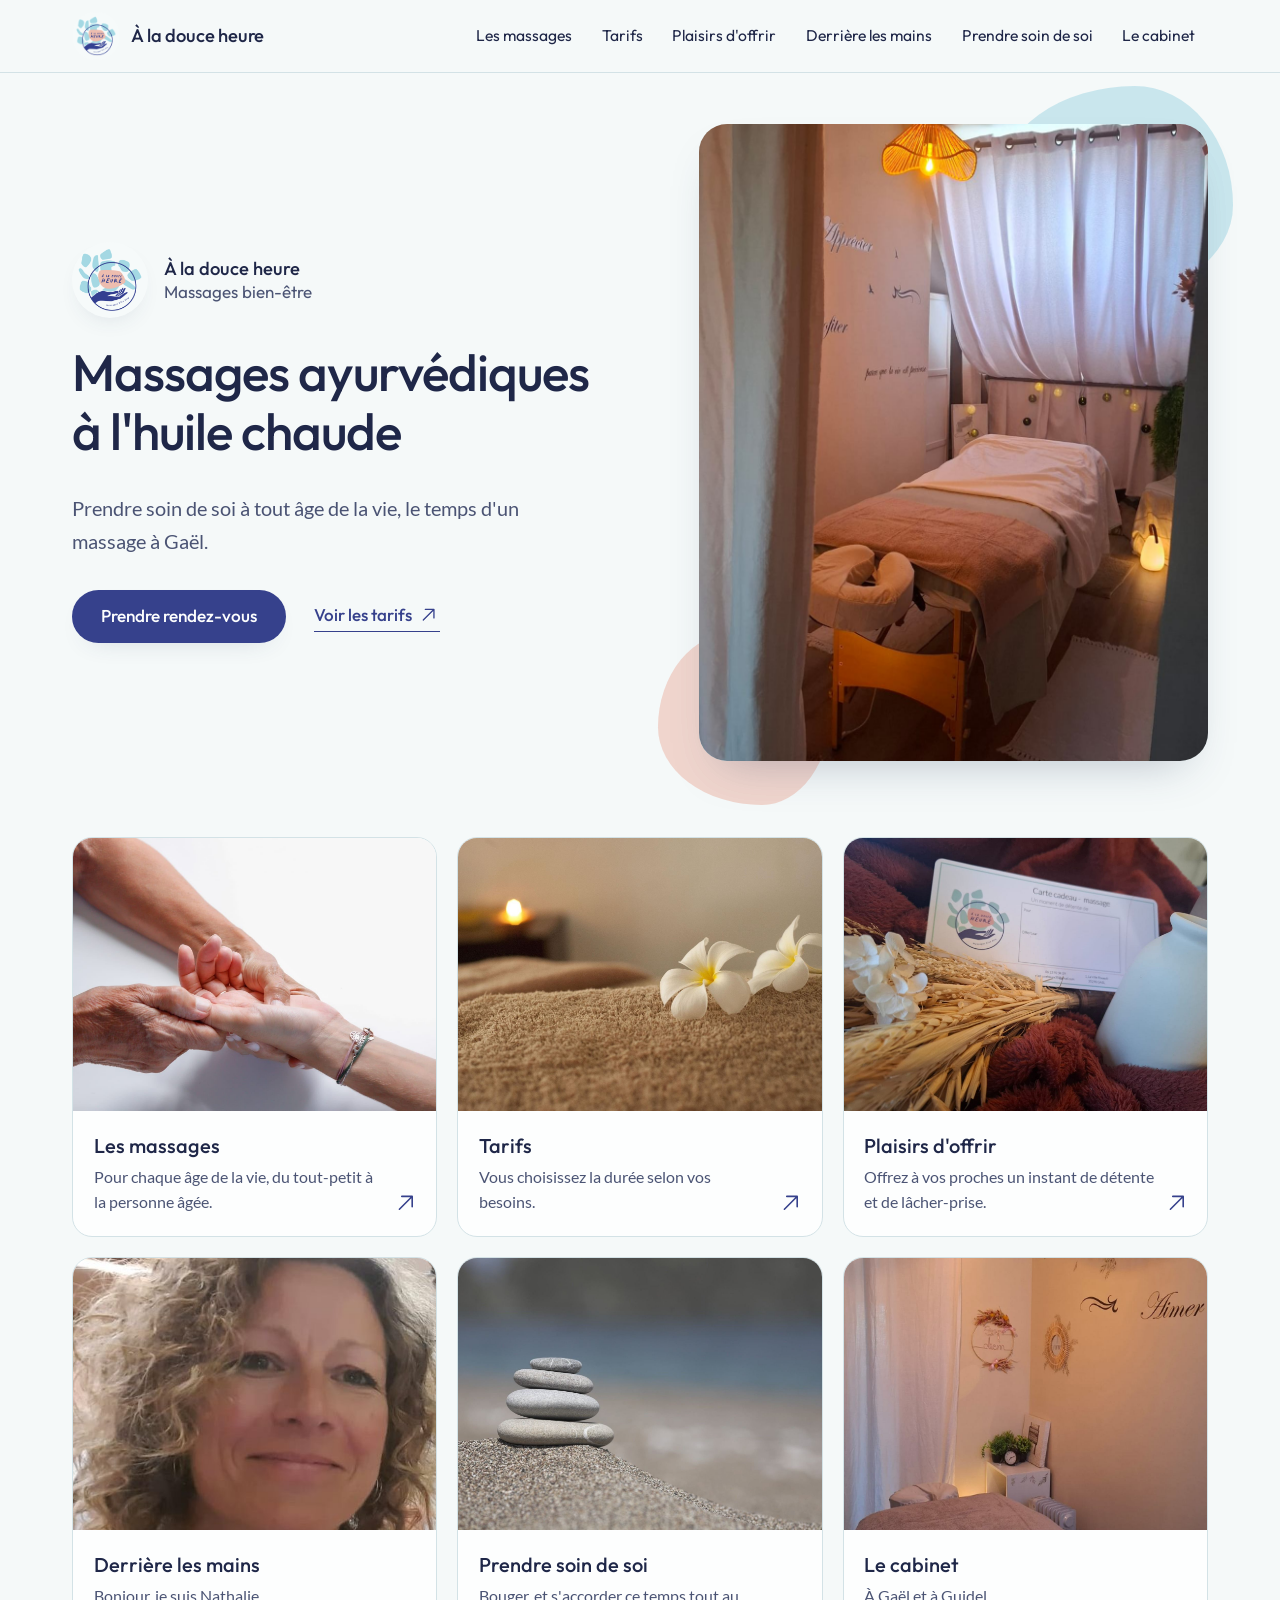
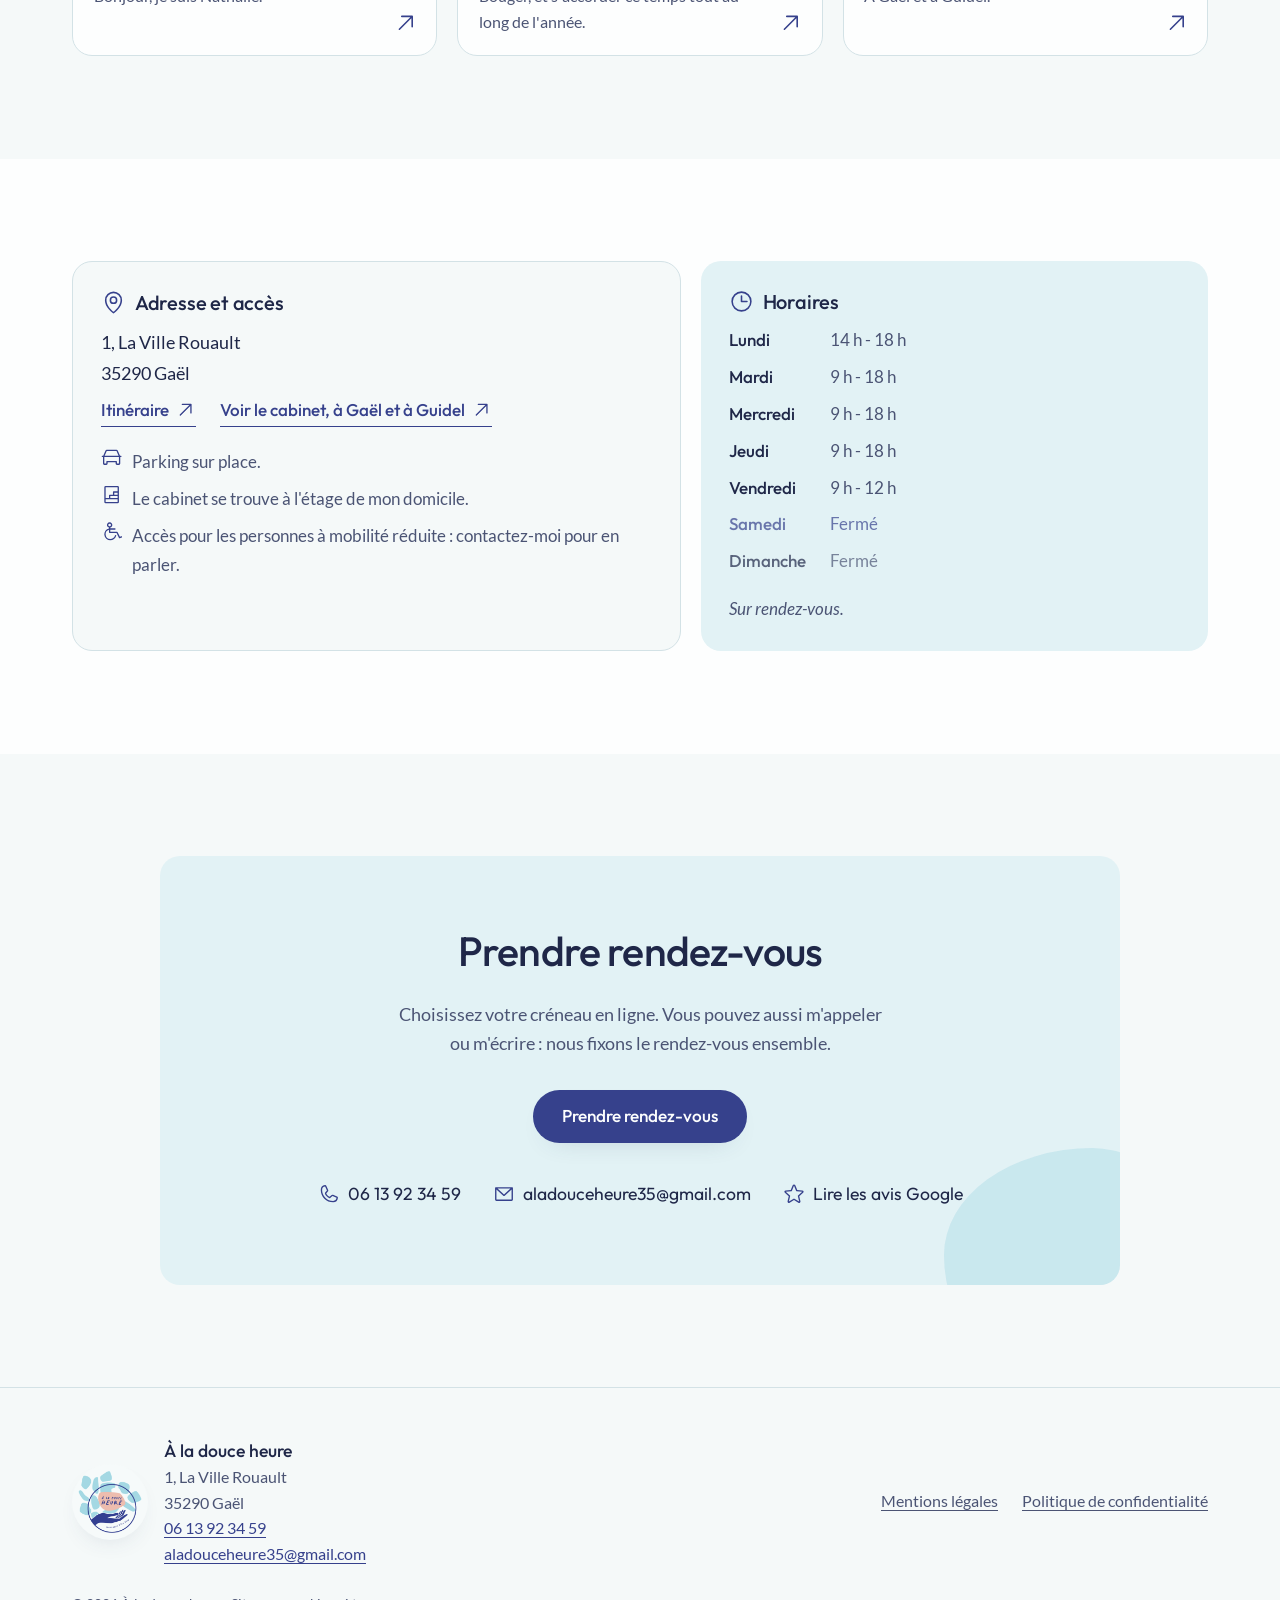
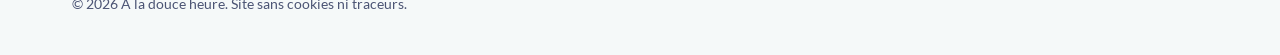
<file: index.html>
<!doctype html>
<html lang="fr">
<head>
  <meta charset="utf-8">
  <meta name="viewport" content="width=device-width, initial-scale=1">
  <title>À la douce heure | Massages ayurvédiques à Gaël (35)</title>
  <meta name="description" content="Massages ayurvédiques à l'huile chaude à Gaël, en Ille-et-Vilaine, avec Nathalie Chatelet. Un moment de détente et de bien-être, à tout âge de la vie.">
  <link rel="canonical" href="https://aladouceheure.fr/">

  <meta property="og:type" content="website">
  <meta property="og:locale" content="fr_FR">
  <meta property="og:site_name" content="À la douce heure">
  <meta property="og:title" content="À la douce heure | Massages ayurvédiques à Gaël (35)">
  <meta property="og:description" content="Massages ayurvédiques à l'huile chaude à Gaël, en Ille-et-Vilaine, avec Nathalie Chatelet. Un moment de détente et de bien-être, à tout âge de la vie.">
  <meta property="og:url" content="https://aladouceheure.fr/">
  <meta property="og:image" content="https://aladouceheure.fr/images/partage-reseaux.jpg">
  <meta property="og:image:width" content="1200">
  <meta property="og:image:height" content="630">
  <meta name="twitter:card" content="summary_large_image">

  <meta name="theme-color" content="#F5F9F9" media="(prefers-color-scheme: light)">
  <meta name="theme-color" content="#10162A" media="(prefers-color-scheme: dark)">
  <link rel="icon" href="images/favicon-32.png" sizes="32x32" type="image/png">
  <link rel="icon" href="images/favicon-192.png" sizes="192x192" type="image/png">
  <link rel="apple-touch-icon" href="images/apple-touch-icon.png">

  <link rel="preload" href="fonts/outfit-variable.woff2" as="font" type="font/woff2" crossorigin>
  <link rel="preload" href="fonts/lato-400.woff2" as="font" type="font/woff2" crossorigin>
  <link rel="preload" href="contenu.json" as="fetch" crossorigin>
  <link rel="stylesheet" href="css/style.css">
</head>
<body data-page="accueil">
  <a class="lien-evitement" href="#contenu">Aller au contenu</a>
  <div id="alerte-technique" class="alerte-technique" role="alert" hidden></div>

  <header class="entete">
    <div class="conteneur entete__barre">
      <a class="marque" href="index.html" aria-current="page">
        <span class="pastille-logo"><img src="images/favicon-192.png" alt="" width="40" height="40"></span>
        <span class="marque__nom" data-texte="site.nom">À la douce heure</span>
      </a>
      <nav class="menu" id="menu" aria-label="Menu principal">
        <ul>
          <li><a href="massages.html">Les massages</a></li>
          <li><a href="tarifs.html">Tarifs</a></li>
          <li><a href="plaisirs-d-offrir.html">Plaisirs d'offrir</a></li>
          <li><a href="derriere-les-mains.html">Derrière les mains</a></li>
          <li><a href="prendre-soin-de-soi.html">Prendre soin de soi</a></li>
          <li><a href="cabinet.html">Le cabinet</a></li>
        </ul>
      </nav>
      <a class="bouton bouton--plein entete__rdv" data-lien-reservation href="#contact">Prendre rendez-vous</a>
      <button class="menu-bouton" type="button" aria-expanded="false" aria-controls="menu">
        <svg class="icone" aria-hidden="true"><use href="images/icones.svg#i-list"></use></svg>
        <span>Menu</span>
      </button>
    </div>
  </header>

  <main id="contenu">
    <section class="hero" id="accueil" aria-labelledby="titre-accueil">
      <div class="conteneur hero__grille">
        <div class="hero__texte">
          <p class="hero__marque">
            <span class="pastille-logo pastille-logo--grande"><img src="images/logo.png" alt="Logo À la douce heure" width="64" height="63"></span>
            <span><strong data-texte="site.nom"></strong><br><span data-texte="site.slogan"></span></span>
          </p>
          <h1 id="titre-accueil" data-texte="accueil.titre"></h1>
          <p class="hero__sous-titre" data-texte="accueil.texte"></p>
          <div class="hero__actions">
            <a class="bouton bouton--plein bouton--grand" data-lien-reservation href="#contact">Prendre rendez-vous</a>
            <a class="lien-fleche" href="tarifs.html">Voir les tarifs <svg class="icone" aria-hidden="true"><use href="images/icones.svg#i-arrow-up-right"></use></svg></a>
          </div>
        </div>
        <div class="hero__visuel">
          <span class="galet galet--turquoise" aria-hidden="true"></span>
          <span class="galet galet--peche" aria-hidden="true"></span>
          <div class="hero__photo" id="hero-photo"></div>
        </div>
      </div>
    </section>

    <section class="section decouvrir" id="decouvrir" aria-labelledby="titre-decouvrir">
      <div class="conteneur">
        <h2 id="titre-decouvrir" class="visuellement-cache">Découvrir le site</h2>
        <ul class="tuiles" id="tuiles"></ul>
      </div>
    </section>

    <section class="section cabinet pratique" id="pratique" aria-labelledby="titre-pratique">
      <div class="conteneur">
        <h2 id="titre-pratique" class="visuellement-cache">Infos pratiques</h2>
        <div class="cabinet__infos">
          <div class="cabinet__acces revele">
            <h3><svg class="icone" aria-hidden="true"><use href="images/icones.svg#i-map-pin"></use></svg>Adresse et accès</h3>
            <address id="adresse"></address>
            <p class="pratique__liens">
              <a class="lien-fleche" id="lien-itineraire" href="#" target="_blank" rel="noopener">Itinéraire <svg class="icone" aria-hidden="true"><use href="images/icones.svg#i-arrow-up-right"></use></svg></a>
              <a class="lien-fleche" href="cabinet.html">Voir le cabinet, à Gaël et à Guidel <svg class="icone" aria-hidden="true"><use href="images/icones.svg#i-arrow-up-right"></use></svg></a>
            </p>
            <ul class="liste-simple" id="infos-pratiques"></ul>
          </div>
          <div class="horaires revele">
            <h3><svg class="icone" aria-hidden="true"><use href="images/icones.svg#i-clock"></use></svg><span data-texte="horaires.titre"></span></h3>
            <dl class="horaires__liste" id="horaires"></dl>
            <p class="horaires__note" data-texte="horaires.note"></p>
          </div>
        </div>
      </div>
    </section>

    <section class="section contact" id="contact" aria-labelledby="titre-contact">
      <div class="conteneur contact__bloc revele">
        <span class="galet galet--turquoise" aria-hidden="true"></span>
        <h2 id="titre-contact">Prendre rendez-vous</h2>
        <p class="contact__texte" data-texte="contact.texte_reservation"></p>
        <a class="bouton bouton--plein bouton--grand" data-lien-reservation href="#contact">Prendre rendez-vous</a>
        <ul class="contact__moyens" id="moyens-contact"></ul>
      </div>
    </section>
  </main>

  <footer class="pied">
    <div class="conteneur pied__grille">
      <div class="pied__marque">
        <span class="pastille-logo pastille-logo--grande"><img src="images/logo.png" alt="" width="64" height="63"></span>
        <div>
          <p class="pied__nom" data-texte="site.nom"></p>
          <address id="pied-adresse"></address>
        </div>
      </div>
      <ul class="pied__liens">
        <li><a href="mentions-legales.html">Mentions légales</a></li>
        <li><a href="confidentialite.html">Politique de confidentialité</a></li>
      </ul>
      <p class="pied__copyright">© <span id="annee"></span> <span data-texte="site.nom"></span>. Site sans cookies ni traceurs.</p>
    </div>
  </footer>

  <a class="rdv-mobile bouton bouton--plein" data-lien-reservation href="#contact">
    <svg class="icone" aria-hidden="true"><use href="images/icones.svg#i-calendar-check"></use></svg>Prendre rendez-vous
  </a>

  <noscript><p class="alerte-technique">Ce site a besoin de JavaScript pour afficher son contenu.</p></noscript>
  <script src="js/site.js" defer></script>
</body>
</html>
</file>
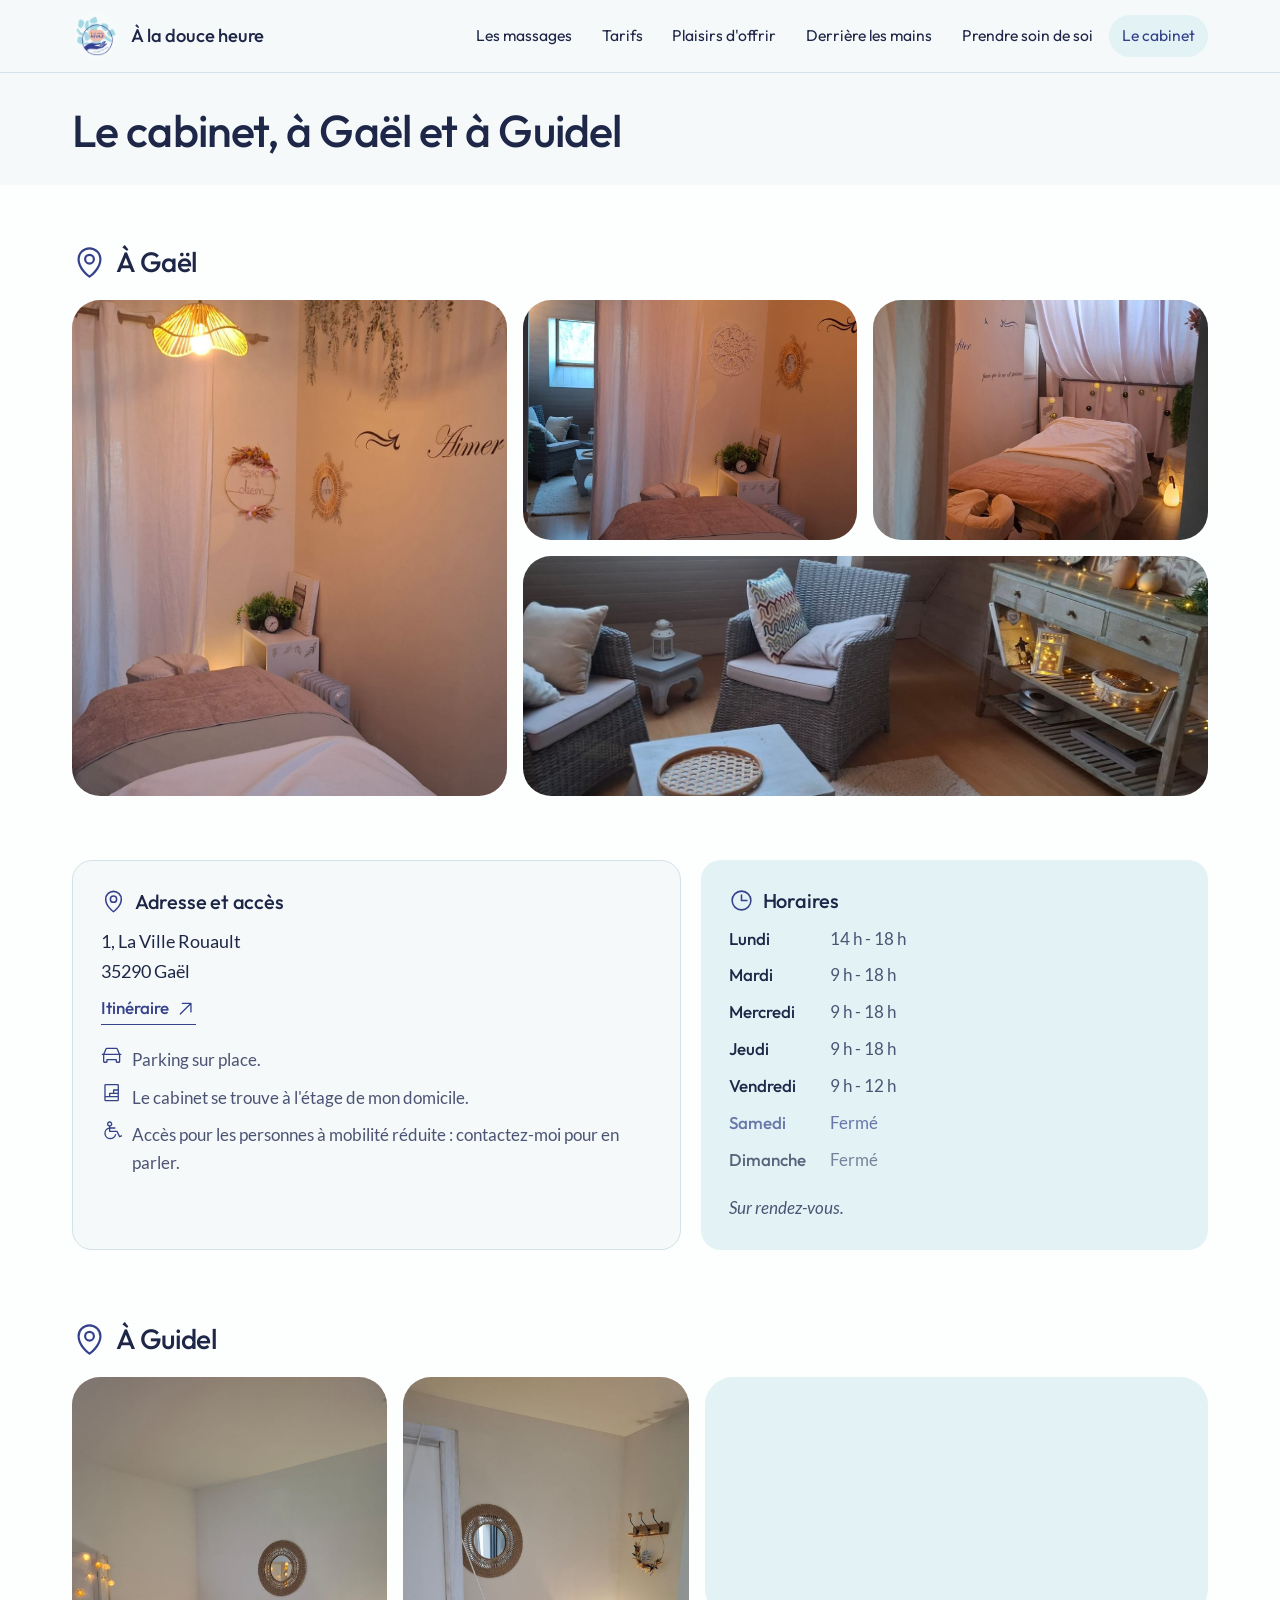
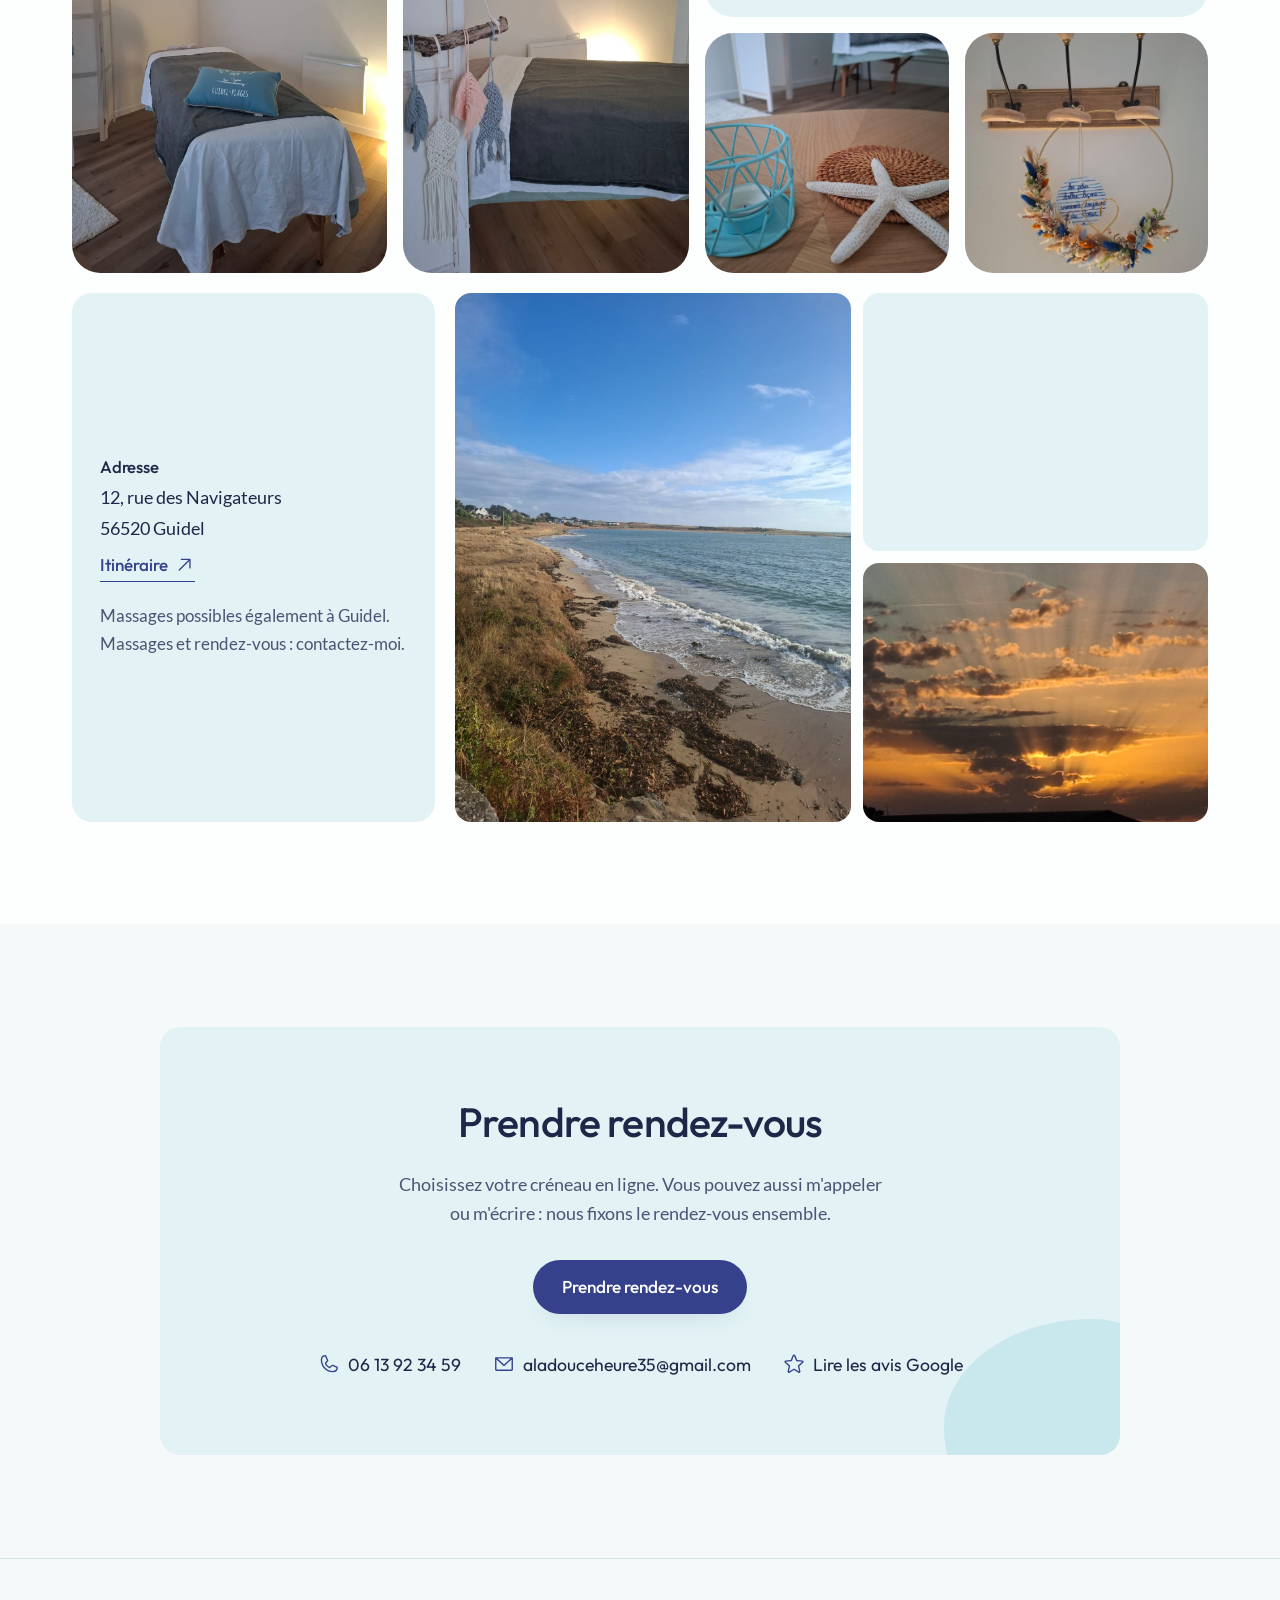
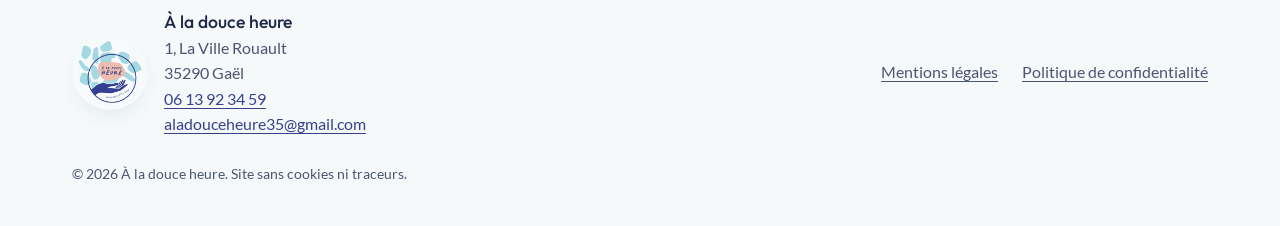
<file: cabinet.html>
<!doctype html>
<html lang="fr">
<head>
  <meta charset="utf-8">
  <meta name="viewport" content="width=device-width, initial-scale=1">
  <title>Cabinet de massage à Gaël et à Guidel | À la douce heure</title>
  <meta name="description" content="Le cabinet de massage bien-être à Gaël (35) : photos, adresse, accès et horaires. Massages possibles également à Guidel (56).">
  <link rel="canonical" href="https://aladouceheure.fr/cabinet.html">

  <meta property="og:type" content="website">
  <meta property="og:locale" content="fr_FR">
  <meta property="og:site_name" content="À la douce heure">
  <meta property="og:title" content="Cabinet de massage à Gaël et à Guidel | À la douce heure">
  <meta property="og:description" content="Le cabinet de massage bien-être à Gaël (35) : photos, adresse, accès et horaires. Massages possibles également à Guidel (56).">
  <meta property="og:url" content="https://aladouceheure.fr/cabinet.html">
  <meta property="og:image" content="https://aladouceheure.fr/images/partage-reseaux.jpg">
  <meta property="og:image:width" content="1200">
  <meta property="og:image:height" content="630">
  <meta name="twitter:card" content="summary_large_image">

  <meta name="theme-color" content="#F5F9F9" media="(prefers-color-scheme: light)">
  <meta name="theme-color" content="#10162A" media="(prefers-color-scheme: dark)">
  <link rel="icon" href="images/favicon-32.png" sizes="32x32" type="image/png">
  <link rel="icon" href="images/favicon-192.png" sizes="192x192" type="image/png">
  <link rel="apple-touch-icon" href="images/apple-touch-icon.png">

  <link rel="preload" href="fonts/outfit-variable.woff2" as="font" type="font/woff2" crossorigin>
  <link rel="preload" href="fonts/lato-400.woff2" as="font" type="font/woff2" crossorigin>
  <link rel="preload" href="contenu.json" as="fetch" crossorigin>
  <link rel="stylesheet" href="css/style.css">
</head>
<body data-page="cabinet">
  <a class="lien-evitement" href="#contenu">Aller au contenu</a>
  <div id="alerte-technique" class="alerte-technique" role="alert" hidden></div>

  <header class="entete">
    <div class="conteneur entete__barre">
      <a class="marque" href="index.html">
        <span class="pastille-logo"><img src="images/favicon-192.png" alt="" width="40" height="40"></span>
        <span class="marque__nom" data-texte="site.nom">À la douce heure</span>
      </a>
      <nav class="menu" id="menu" aria-label="Menu principal">
        <ul>
          <li><a href="massages.html">Les massages</a></li>
          <li><a href="tarifs.html">Tarifs</a></li>
          <li><a href="plaisirs-d-offrir.html">Plaisirs d'offrir</a></li>
          <li><a href="derriere-les-mains.html">Derrière les mains</a></li>
          <li><a href="prendre-soin-de-soi.html">Prendre soin de soi</a></li>
          <li><a href="cabinet.html" aria-current="page">Le cabinet</a></li>
        </ul>
      </nav>
      <a class="bouton bouton--plein entete__rdv" data-lien-reservation href="#contact">Prendre rendez-vous</a>
      <button class="menu-bouton" type="button" aria-expanded="false" aria-controls="menu">
        <svg class="icone" aria-hidden="true"><use href="images/icones.svg#i-list"></use></svg>
        <span>Menu</span>
      </button>
    </div>
  </header>

  <main id="contenu">
    <section class="page-entete" aria-labelledby="titre-page">
      <div class="conteneur">
        <div class="page-entete__photo" id="page-photo"></div>
        <div class="page-entete__carte">
          <h1 id="titre-page" data-texte="pages.cabinet.titre">Le cabinet, à Gaël et à Guidel</h1>
          <p class="page-entete__intro" data-texte="pages.cabinet.introduction"></p>
        </div>
      </div>
    </section>

    <section class="section cabinet" id="cabinet" aria-label="Le cabinet">
      <div class="conteneur">
        <h2 class="lieu-cabinet__titre revele"><svg class="icone" aria-hidden="true"><use href="images/icones.svg#i-map-pin"></use></svg><span>À <span data-texte="cabinet.ville"></span></span></h2>
        <div class="galerie" id="galerie"></div>
        <div class="cabinet__infos">
          <div class="cabinet__acces revele">
            <h3><svg class="icone" aria-hidden="true"><use href="images/icones.svg#i-map-pin"></use></svg>Adresse et accès</h3>
            <address id="adresse"></address>
            <a class="lien-fleche" id="lien-itineraire" href="#" target="_blank" rel="noopener">Itinéraire <svg class="icone" aria-hidden="true"><use href="images/icones.svg#i-arrow-up-right"></use></svg></a>
            <ul class="liste-simple" id="infos-pratiques"></ul>
          </div>
          <div class="horaires revele">
            <h3><svg class="icone" aria-hidden="true"><use href="images/icones.svg#i-clock"></use></svg><span data-texte="horaires.titre"></span></h3>
            <dl class="horaires__liste" id="horaires"></dl>
            <p class="horaires__note" data-texte="horaires.note"></p>
          </div>
        </div>
        <div class="guidel" id="guidel">
          <h2 class="lieu-cabinet__titre revele"><svg class="icone" aria-hidden="true"><use href="images/icones.svg#i-map-pin"></use></svg><span>À <span data-texte="cabinet_guidel.ville"></span></span></h2>
          <div class="galerie galerie--guidel" id="galerie-guidel"></div>
          <div class="guidel__grille">
            <div class="guidel__infos revele">
              <h3>Adresse</h3>
              <address id="adresse-guidel"></address>
              <a class="lien-fleche" id="lien-itineraire-guidel" href="#" target="_blank" rel="noopener">Itinéraire <svg class="icone" aria-hidden="true"><use href="images/icones.svg#i-arrow-up-right"></use></svg></a>
              <p class="guidel__texte" data-texte="cabinet_guidel.texte"></p>
            </div>
            <div class="mosaique revele" id="photos-guidel"></div>
          </div>
        </div>
      </div>
    </section>

    <section class="section contact" id="contact" aria-labelledby="titre-contact">
      <div class="conteneur contact__bloc revele">
        <span class="galet galet--turquoise" aria-hidden="true"></span>
        <h2 id="titre-contact">Prendre rendez-vous</h2>
        <p class="contact__texte" data-texte="contact.texte_reservation"></p>
        <a class="bouton bouton--plein bouton--grand" data-lien-reservation href="#contact">Prendre rendez-vous</a>
        <ul class="contact__moyens" id="moyens-contact"></ul>
      </div>
    </section>
  </main>

  <footer class="pied">
    <div class="conteneur pied__grille">
      <div class="pied__marque">
        <span class="pastille-logo pastille-logo--grande"><img src="images/logo.png" alt="" width="64" height="63"></span>
        <div>
          <p class="pied__nom" data-texte="site.nom"></p>
          <address id="pied-adresse"></address>
        </div>
      </div>
      <ul class="pied__liens">
        <li><a href="mentions-legales.html">Mentions légales</a></li>
        <li><a href="confidentialite.html">Politique de confidentialité</a></li>
      </ul>
      <p class="pied__copyright">© <span id="annee"></span> <span data-texte="site.nom"></span>. Site sans cookies ni traceurs.</p>
    </div>
  </footer>

  <a class="rdv-mobile bouton bouton--plein" data-lien-reservation href="#contact">
    <svg class="icone" aria-hidden="true"><use href="images/icones.svg#i-calendar-check"></use></svg>Prendre rendez-vous
  </a>

  <noscript><p class="alerte-technique">Ce site a besoin de JavaScript pour afficher son contenu.</p></noscript>
  <script src="js/site.js" defer></script>
</body>
</html>
</file>
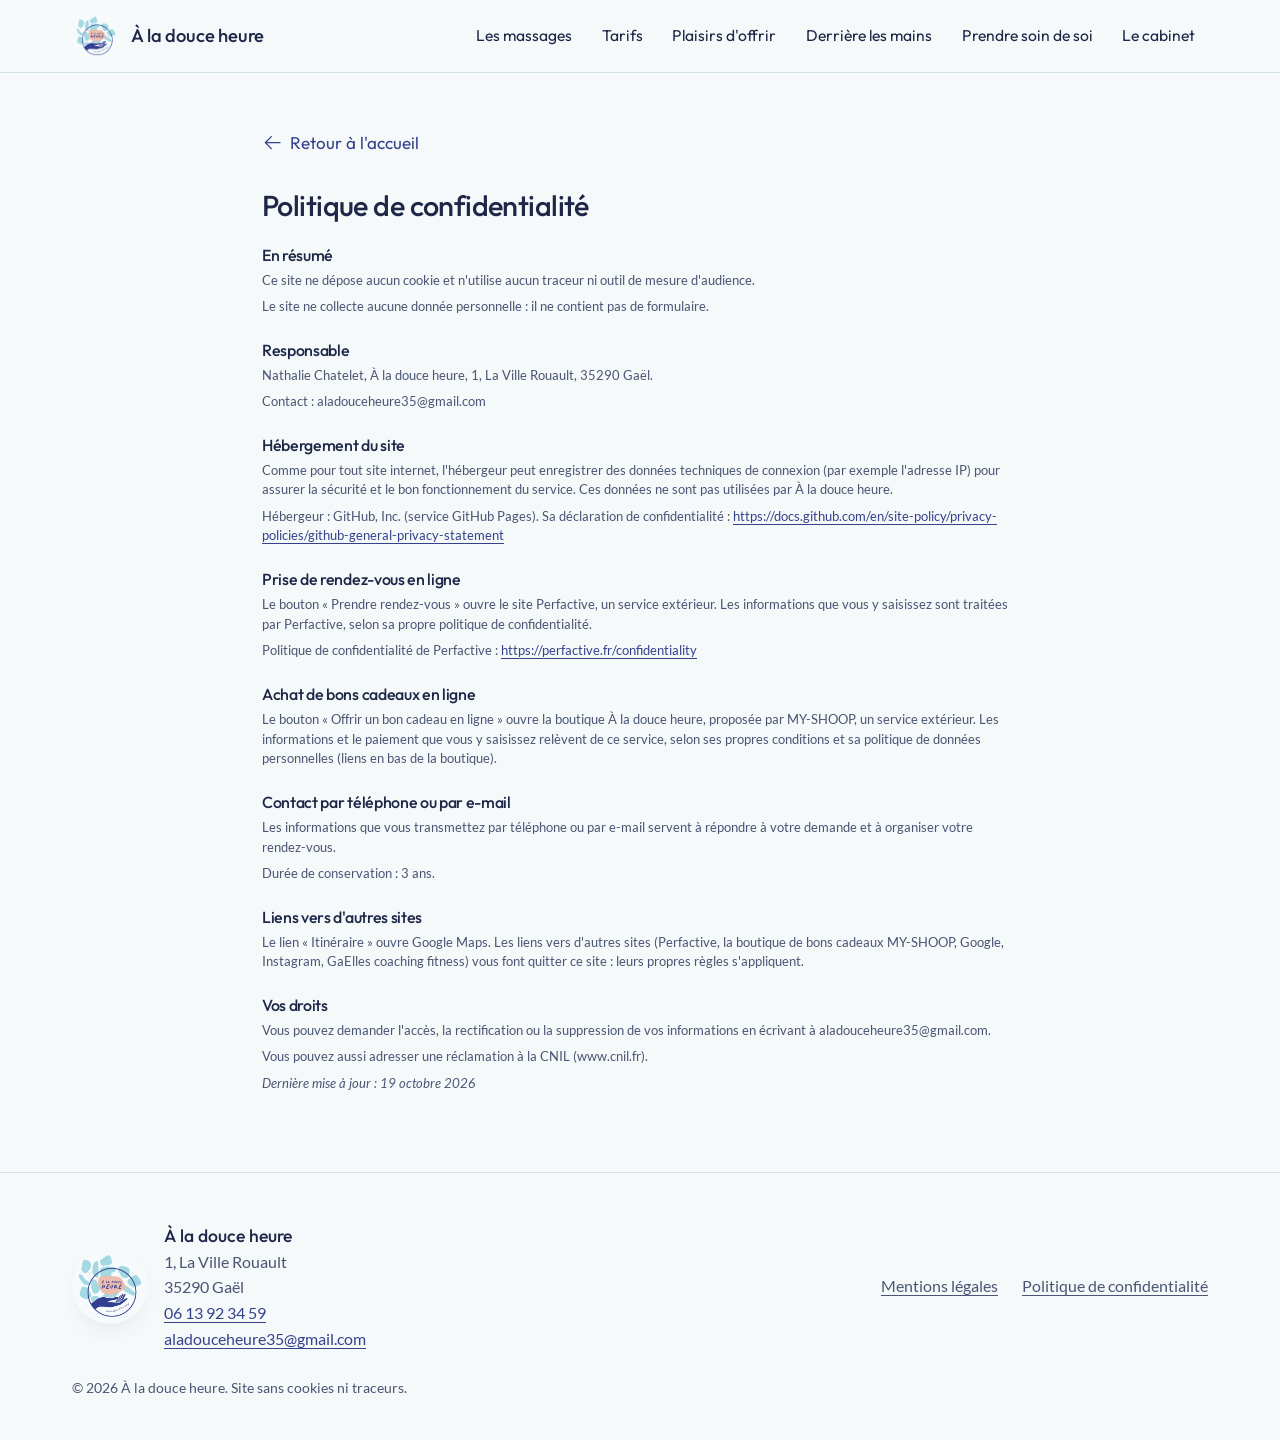
<file: confidentialite.html>
<!doctype html>
<html lang="fr">
<head>
  <meta charset="utf-8">
  <meta name="viewport" content="width=device-width, initial-scale=1">
  <title>Politique de confidentialité | À la douce heure</title>
  <meta name="description" content="Politique de confidentialité du site À la douce heure : aucun cookie, aucun traceur, aucune donnée collectée par le site.">
  <link rel="canonical" href="https://aladouceheure.fr/confidentialite.html">
  <meta name="theme-color" content="#F5F9F9" media="(prefers-color-scheme: light)">
  <meta name="theme-color" content="#10162A" media="(prefers-color-scheme: dark)">
  <link rel="icon" href="images/favicon-32.png" sizes="32x32" type="image/png">
  <link rel="apple-touch-icon" href="images/apple-touch-icon.png">
  <link rel="preload" href="fonts/outfit-variable.woff2" as="font" type="font/woff2" crossorigin>
  <link rel="stylesheet" href="css/style.css">
</head>
<body data-page="legale" data-cle="confidentialite">
  <a class="lien-evitement" href="#contenu">Aller au contenu</a>
  <div id="alerte-technique" class="alerte-technique" role="alert" hidden></div>

  <header class="entete">
    <div class="conteneur entete__barre">
      <a class="marque" href="index.html">
        <span class="pastille-logo"><img src="images/favicon-192.png" alt="" width="40" height="40"></span>
        <span class="marque__nom" data-texte="site.nom">À la douce heure</span>
      </a>
      <nav class="menu" id="menu" aria-label="Menu principal">
        <ul>
          <li><a href="massages.html">Les massages</a></li>
          <li><a href="tarifs.html">Tarifs</a></li>
          <li><a href="plaisirs-d-offrir.html">Plaisirs d'offrir</a></li>
          <li><a href="derriere-les-mains.html">Derrière les mains</a></li>
          <li><a href="prendre-soin-de-soi.html">Prendre soin de soi</a></li>
          <li><a href="cabinet.html">Le cabinet</a></li>
        </ul>
      </nav>
      <a class="bouton bouton--plein entete__rdv" data-lien-reservation href="#contact">Prendre rendez-vous</a>
      <button class="menu-bouton" type="button" aria-expanded="false" aria-controls="menu">
        <svg class="icone" aria-hidden="true"><use href="images/icones.svg#i-list"></use></svg>
        <span>Menu</span>
      </button>
    </div>
  </header>

  <main id="contenu" class="page-legale">
    <div class="conteneur">
      <a class="retour" href="index.html"><svg class="icone" aria-hidden="true"><use href="images/icones.svg#i-arrow-left"></use></svg>Retour à l'accueil</a>
      <h1 id="page-titre">Politique de confidentialité</h1>
      <div id="page-contenu"></div>
      <p class="page-legale__maj" id="page-maj"></p>
    </div>
  </main>

  <footer class="pied">
    <div class="conteneur pied__grille">
      <div class="pied__marque">
        <span class="pastille-logo pastille-logo--grande"><img src="images/logo.png" alt="" width="64" height="63"></span>
        <div>
          <p class="pied__nom" data-texte="site.nom"></p>
          <address id="pied-adresse"></address>
        </div>
      </div>
      <ul class="pied__liens">
        <li><a href="mentions-legales.html">Mentions légales</a></li>
        <li><a href="confidentialite.html" aria-current="page">Politique de confidentialité</a></li>
      </ul>
      <p class="pied__copyright">© <span id="annee"></span> <span data-texte="site.nom"></span>. Site sans cookies ni traceurs.</p>
    </div>
  </footer>

  <noscript><p class="alerte-technique">Ce site a besoin de JavaScript pour afficher son contenu.</p></noscript>
  <script src="js/site.js" defer></script>
</body>
</html>
</file>
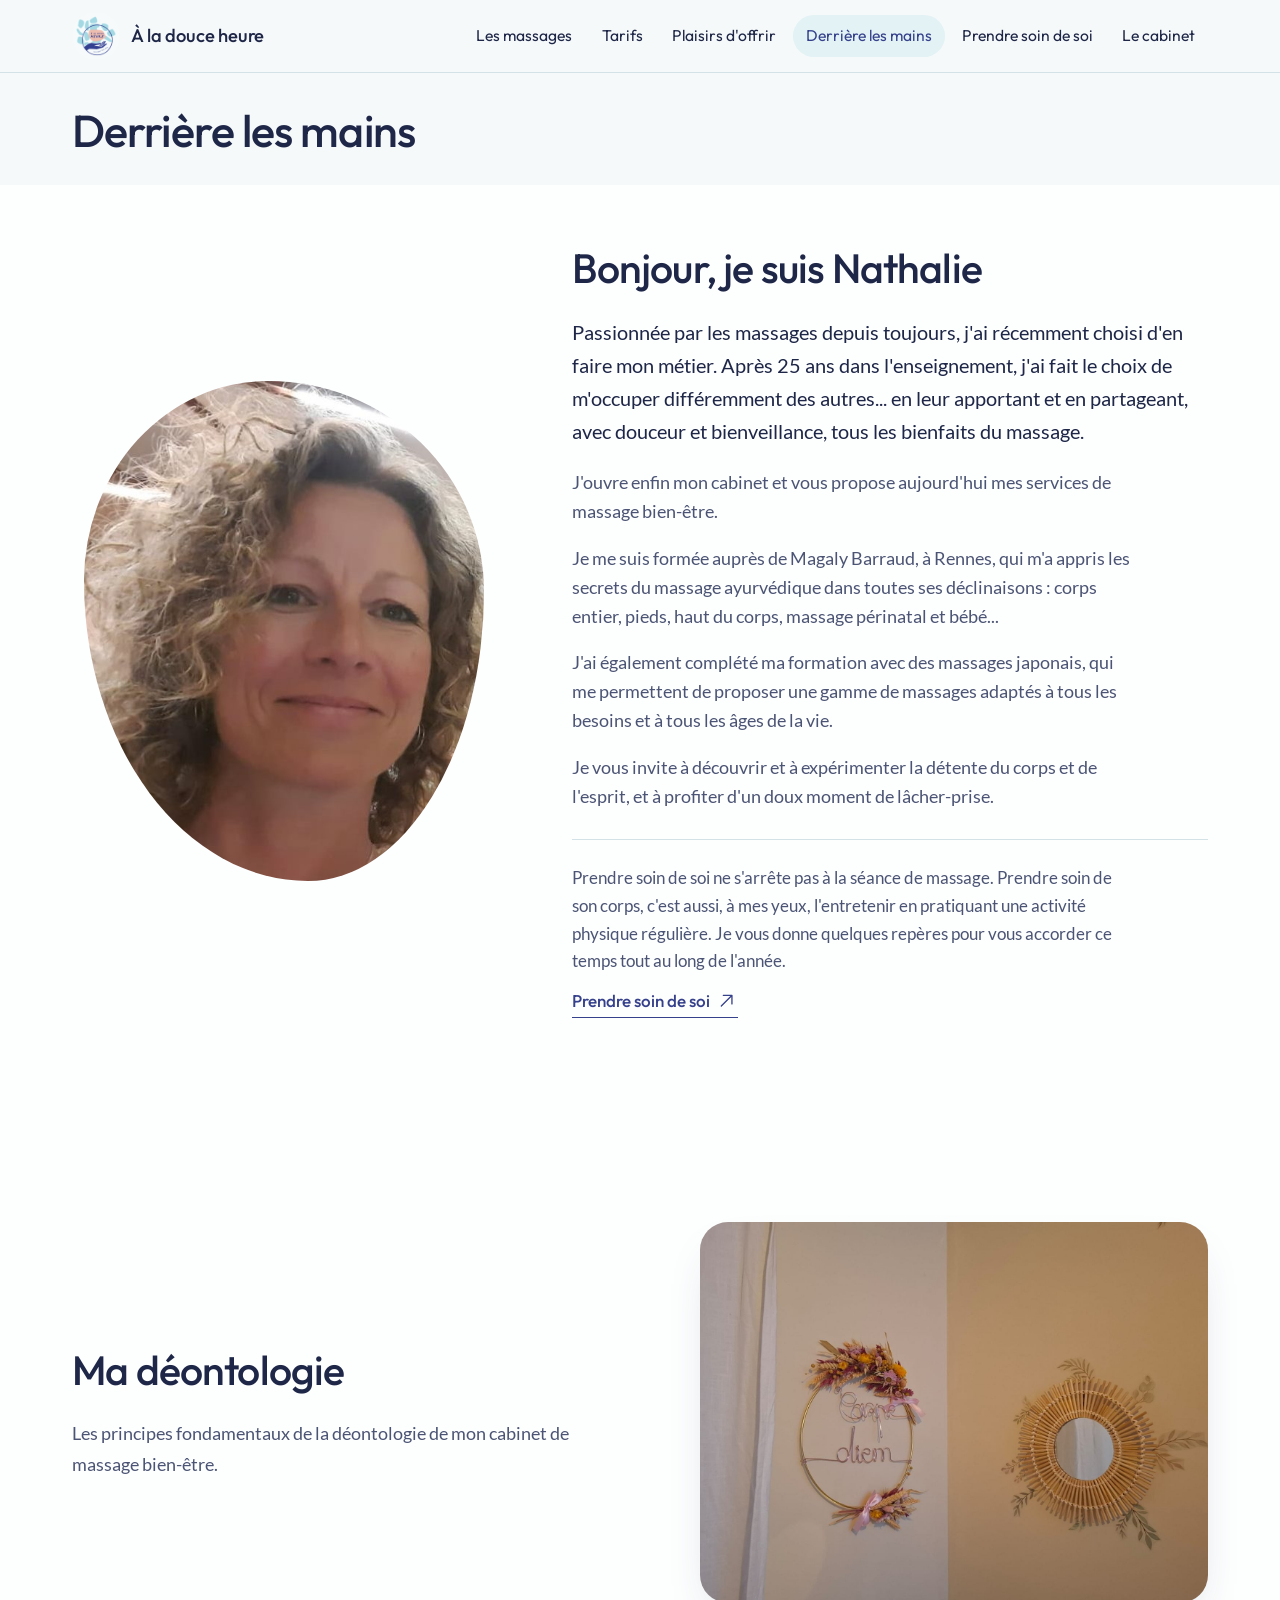
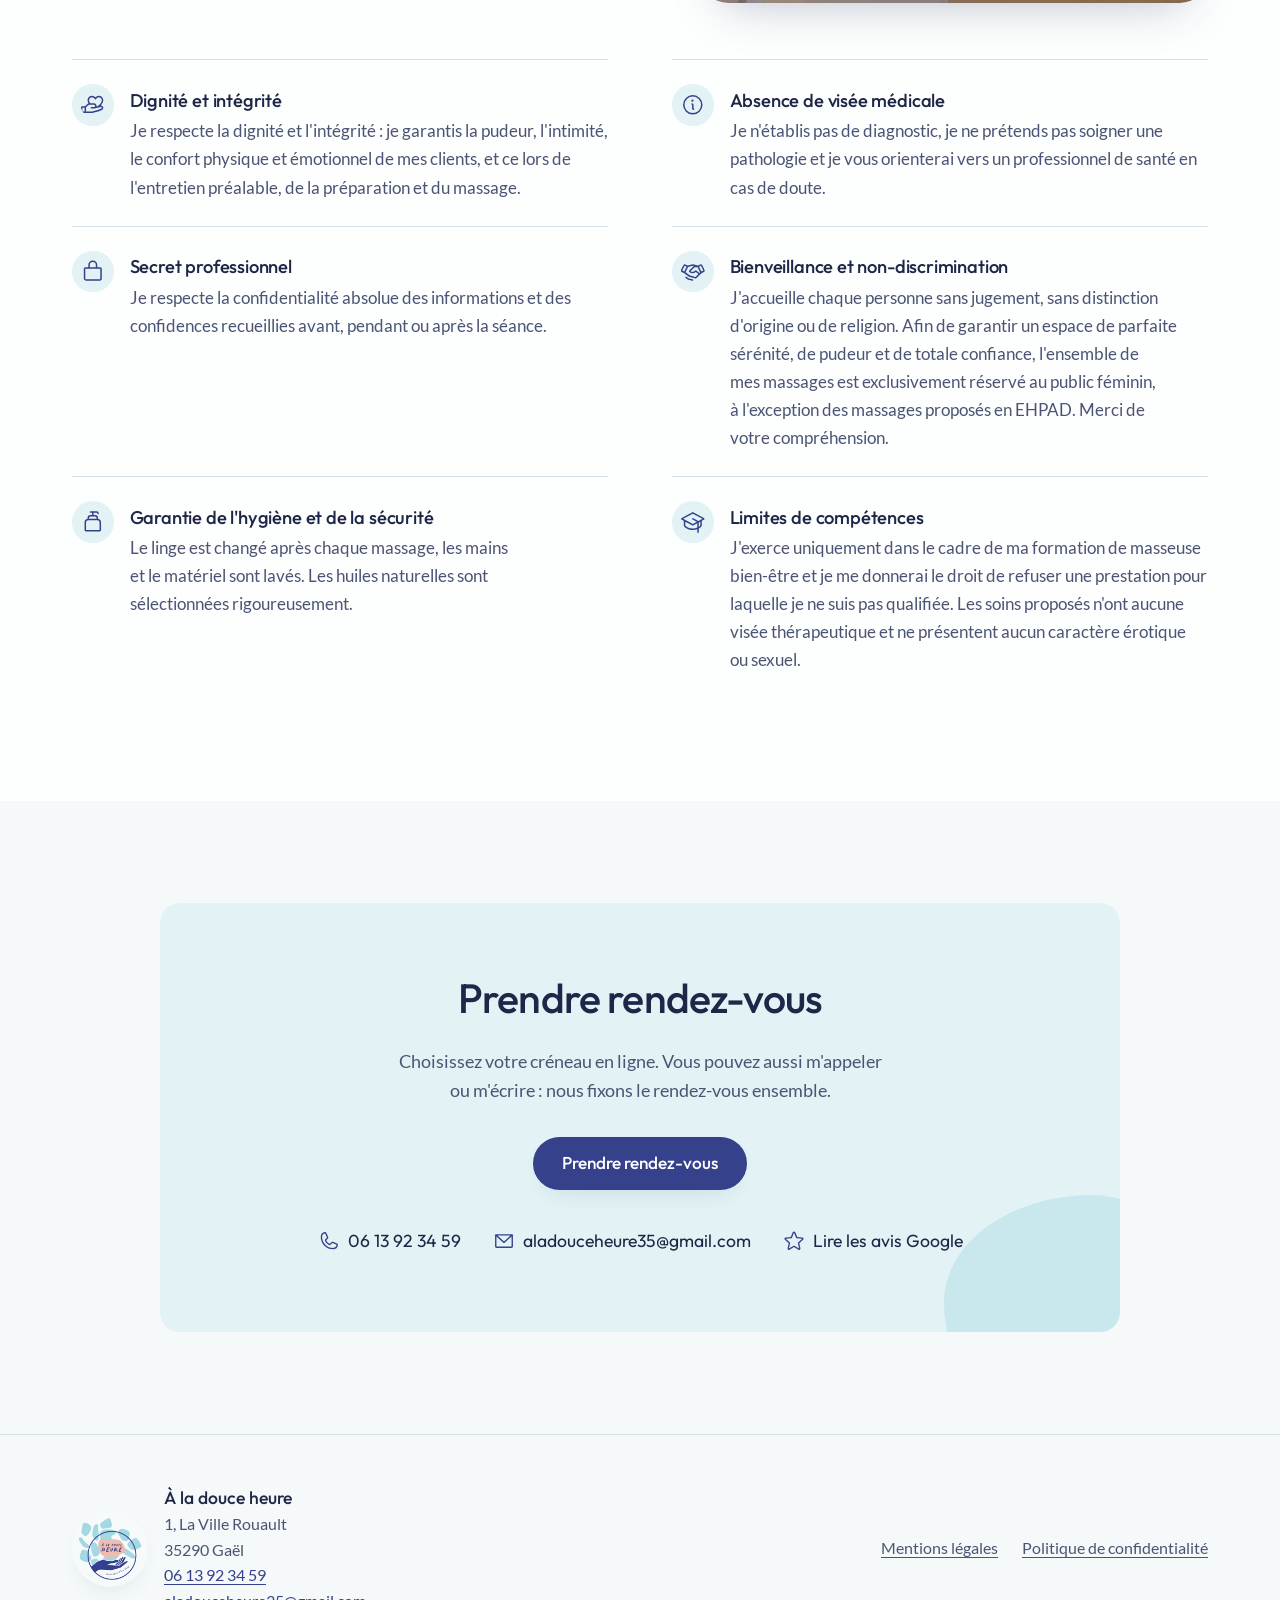
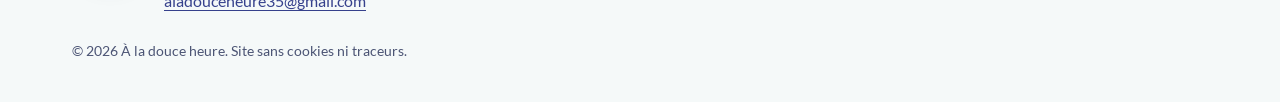
<file: derriere-les-mains.html>
<!doctype html>
<html lang="fr">
<head>
  <meta charset="utf-8">
  <meta name="viewport" content="width=device-width, initial-scale=1">
  <title>Nathalie Chatelet, praticienne en massage bien-être | À la douce heure</title>
  <meta name="description" content="Nathalie Chatelet, praticienne en massage bien-être à Gaël : son parcours et les principes de son cabinet.">
  <link rel="canonical" href="https://aladouceheure.fr/derriere-les-mains.html">

  <meta property="og:type" content="website">
  <meta property="og:locale" content="fr_FR">
  <meta property="og:site_name" content="À la douce heure">
  <meta property="og:title" content="Nathalie Chatelet, praticienne en massage bien-être | À la douce heure">
  <meta property="og:description" content="Nathalie Chatelet, praticienne en massage bien-être à Gaël : son parcours et les principes de son cabinet.">
  <meta property="og:url" content="https://aladouceheure.fr/derriere-les-mains.html">
  <meta property="og:image" content="https://aladouceheure.fr/images/partage-reseaux.jpg">
  <meta property="og:image:width" content="1200">
  <meta property="og:image:height" content="630">
  <meta name="twitter:card" content="summary_large_image">

  <meta name="theme-color" content="#F5F9F9" media="(prefers-color-scheme: light)">
  <meta name="theme-color" content="#10162A" media="(prefers-color-scheme: dark)">
  <link rel="icon" href="images/favicon-32.png" sizes="32x32" type="image/png">
  <link rel="icon" href="images/favicon-192.png" sizes="192x192" type="image/png">
  <link rel="apple-touch-icon" href="images/apple-touch-icon.png">

  <link rel="preload" href="fonts/outfit-variable.woff2" as="font" type="font/woff2" crossorigin>
  <link rel="preload" href="fonts/lato-400.woff2" as="font" type="font/woff2" crossorigin>
  <link rel="preload" href="contenu.json" as="fetch" crossorigin>
  <link rel="stylesheet" href="css/style.css">
</head>
<body data-page="derriere_les_mains">
  <a class="lien-evitement" href="#contenu">Aller au contenu</a>
  <div id="alerte-technique" class="alerte-technique" role="alert" hidden></div>

  <header class="entete">
    <div class="conteneur entete__barre">
      <a class="marque" href="index.html">
        <span class="pastille-logo"><img src="images/favicon-192.png" alt="" width="40" height="40"></span>
        <span class="marque__nom" data-texte="site.nom">À la douce heure</span>
      </a>
      <nav class="menu" id="menu" aria-label="Menu principal">
        <ul>
          <li><a href="massages.html">Les massages</a></li>
          <li><a href="tarifs.html">Tarifs</a></li>
          <li><a href="plaisirs-d-offrir.html">Plaisirs d'offrir</a></li>
          <li><a href="derriere-les-mains.html" aria-current="page">Derrière les mains</a></li>
          <li><a href="prendre-soin-de-soi.html">Prendre soin de soi</a></li>
          <li><a href="cabinet.html">Le cabinet</a></li>
        </ul>
      </nav>
      <a class="bouton bouton--plein entete__rdv" data-lien-reservation href="#contact">Prendre rendez-vous</a>
      <button class="menu-bouton" type="button" aria-expanded="false" aria-controls="menu">
        <svg class="icone" aria-hidden="true"><use href="images/icones.svg#i-list"></use></svg>
        <span>Menu</span>
      </button>
    </div>
  </header>

  <main id="contenu">
    <section class="page-entete" aria-labelledby="titre-page">
      <div class="conteneur">
        <div class="page-entete__photo" id="page-photo"></div>
        <div class="page-entete__carte">
          <h1 id="titre-page" data-texte="pages.derriere_les_mains.titre">Derrière les mains</h1>
          <p class="page-entete__intro" data-texte="pages.derriere_les_mains.introduction"></p>
        </div>
      </div>
    </section>

    <section class="section a-propos" id="a-propos" aria-labelledby="titre-a-propos">
      <div class="conteneur a-propos__grille">
        <div class="a-propos__photo revele" id="portrait"></div>
        <div class="a-propos__texte revele">
          <h2 id="titre-a-propos" data-texte="a_propos.titre"></h2>
          <div id="a-propos-paragraphes"></div>
          <p class="a-propos__formation"><strong>Formation :</strong> <span data-texte="a_propos.formation"></span></p>
          <p class="a-propos__lien"><a class="lien-fleche" id="lien-formation" href="#" target="_blank" rel="noopener" hidden>Voir le centre de formation <svg class="icone" aria-hidden="true"><use href="images/icones.svg#i-arrow-up-right"></use></svg></a></p>
          <div class="a-propos__transition">
            <p data-texte="a_propos.transition"></p>
            <a class="lien-fleche" href="prendre-soin-de-soi.html"><span data-texte="pages.prendre_soin_de_soi.titre">Prendre soin de soi</span> <svg class="icone" aria-hidden="true"><use href="images/icones.svg#i-arrow-up-right"></use></svg></a>
          </div>
        </div>
      </div>
    </section>

    <section class="section deontologie" id="deontologie" aria-labelledby="titre-deontologie">
      <div class="conteneur">
        <div class="deontologie__entete revele">
          <div>
            <h2 id="titre-deontologie" data-texte="deontologie.titre"></h2>
            <p class="section__intro" data-texte="deontologie.introduction"></p>
          </div>
          <div class="deontologie__photo" id="deontologie-photo"></div>
        </div>
        <ul class="principes" id="principes"></ul>
      </div>
    </section>

    <section class="section contact" id="contact" aria-labelledby="titre-contact">
      <div class="conteneur contact__bloc revele">
        <span class="galet galet--turquoise" aria-hidden="true"></span>
        <h2 id="titre-contact">Prendre rendez-vous</h2>
        <p class="contact__texte" data-texte="contact.texte_reservation"></p>
        <a class="bouton bouton--plein bouton--grand" data-lien-reservation href="#contact">Prendre rendez-vous</a>
        <ul class="contact__moyens" id="moyens-contact"></ul>
      </div>
    </section>
  </main>

  <footer class="pied">
    <div class="conteneur pied__grille">
      <div class="pied__marque">
        <span class="pastille-logo pastille-logo--grande"><img src="images/logo.png" alt="" width="64" height="63"></span>
        <div>
          <p class="pied__nom" data-texte="site.nom"></p>
          <address id="pied-adresse"></address>
        </div>
      </div>
      <ul class="pied__liens">
        <li><a href="mentions-legales.html">Mentions légales</a></li>
        <li><a href="confidentialite.html">Politique de confidentialité</a></li>
      </ul>
      <p class="pied__copyright">© <span id="annee"></span> <span data-texte="site.nom"></span>. Site sans cookies ni traceurs.</p>
    </div>
  </footer>

  <a class="rdv-mobile bouton bouton--plein" data-lien-reservation href="#contact">
    <svg class="icone" aria-hidden="true"><use href="images/icones.svg#i-calendar-check"></use></svg>Prendre rendez-vous
  </a>

  <noscript><p class="alerte-technique">Ce site a besoin de JavaScript pour afficher son contenu.</p></noscript>
  <script src="js/site.js" defer></script>
</body>
</html>
</file>
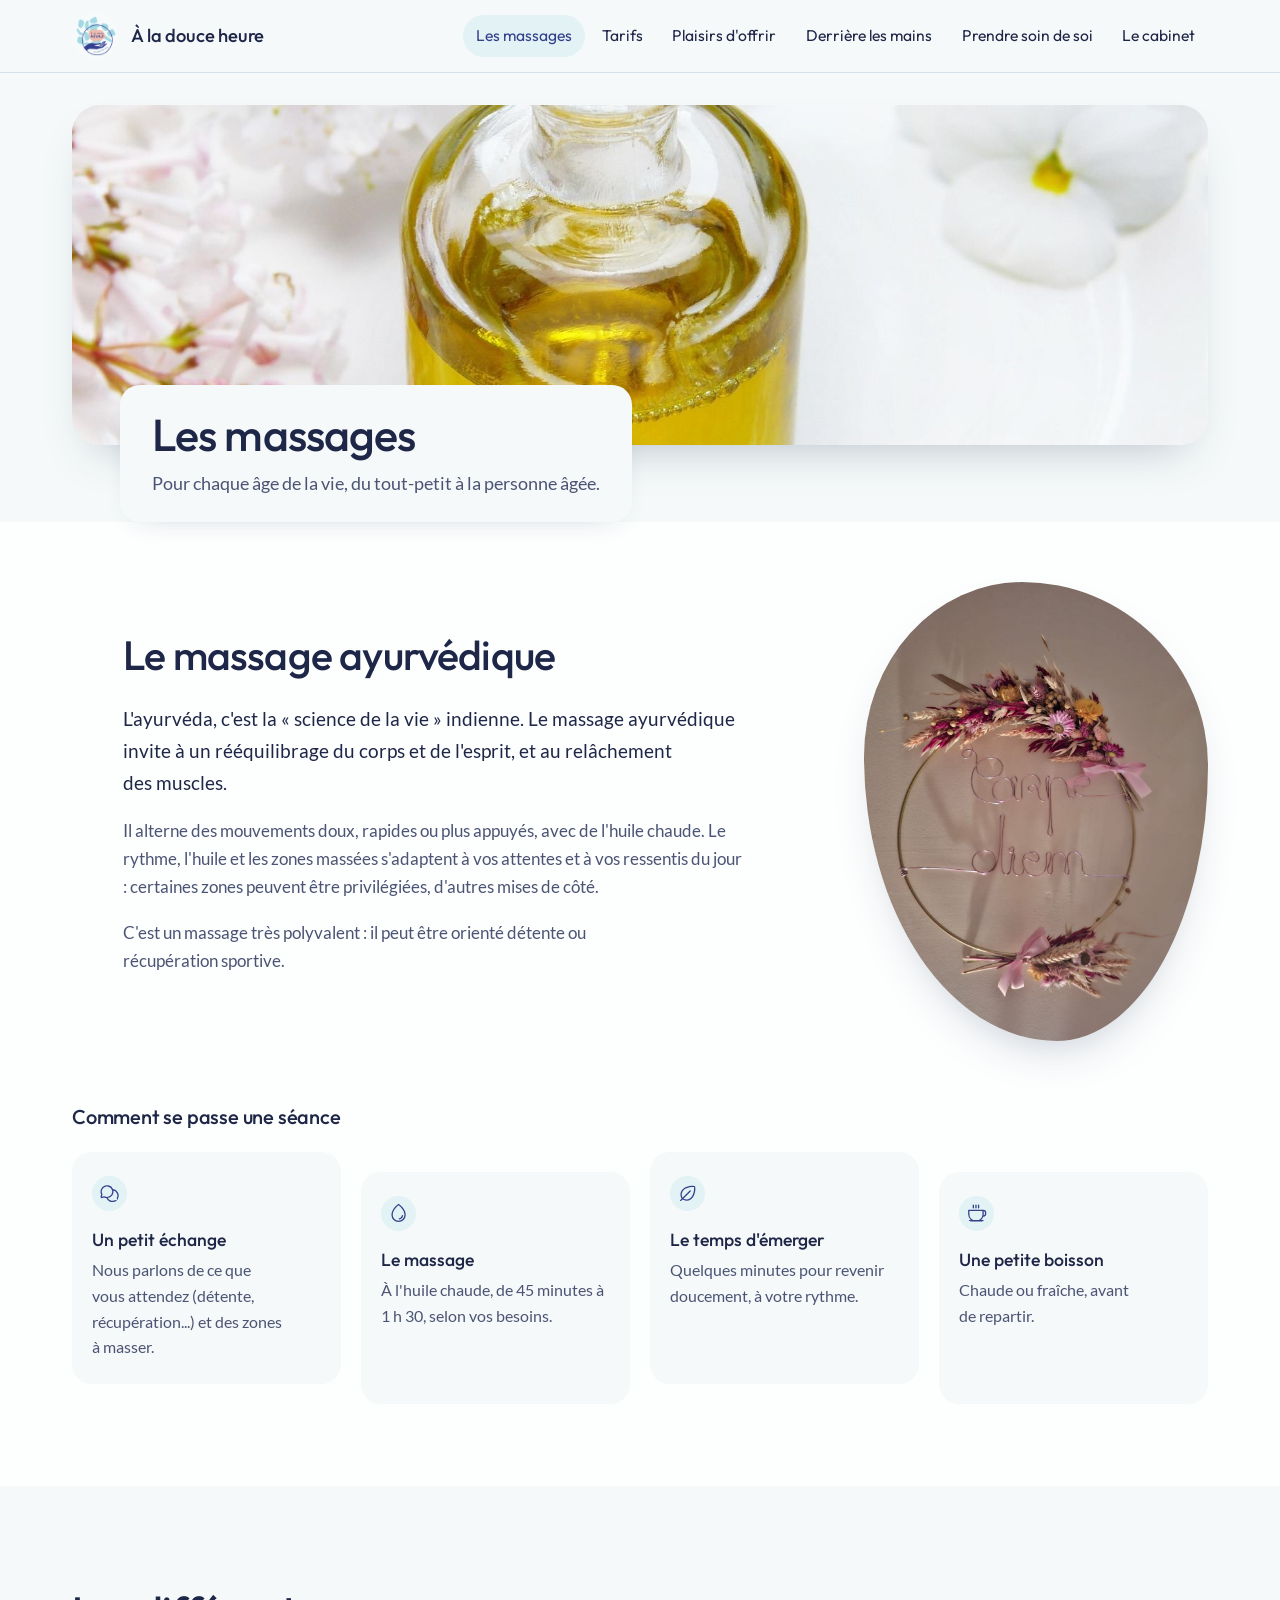
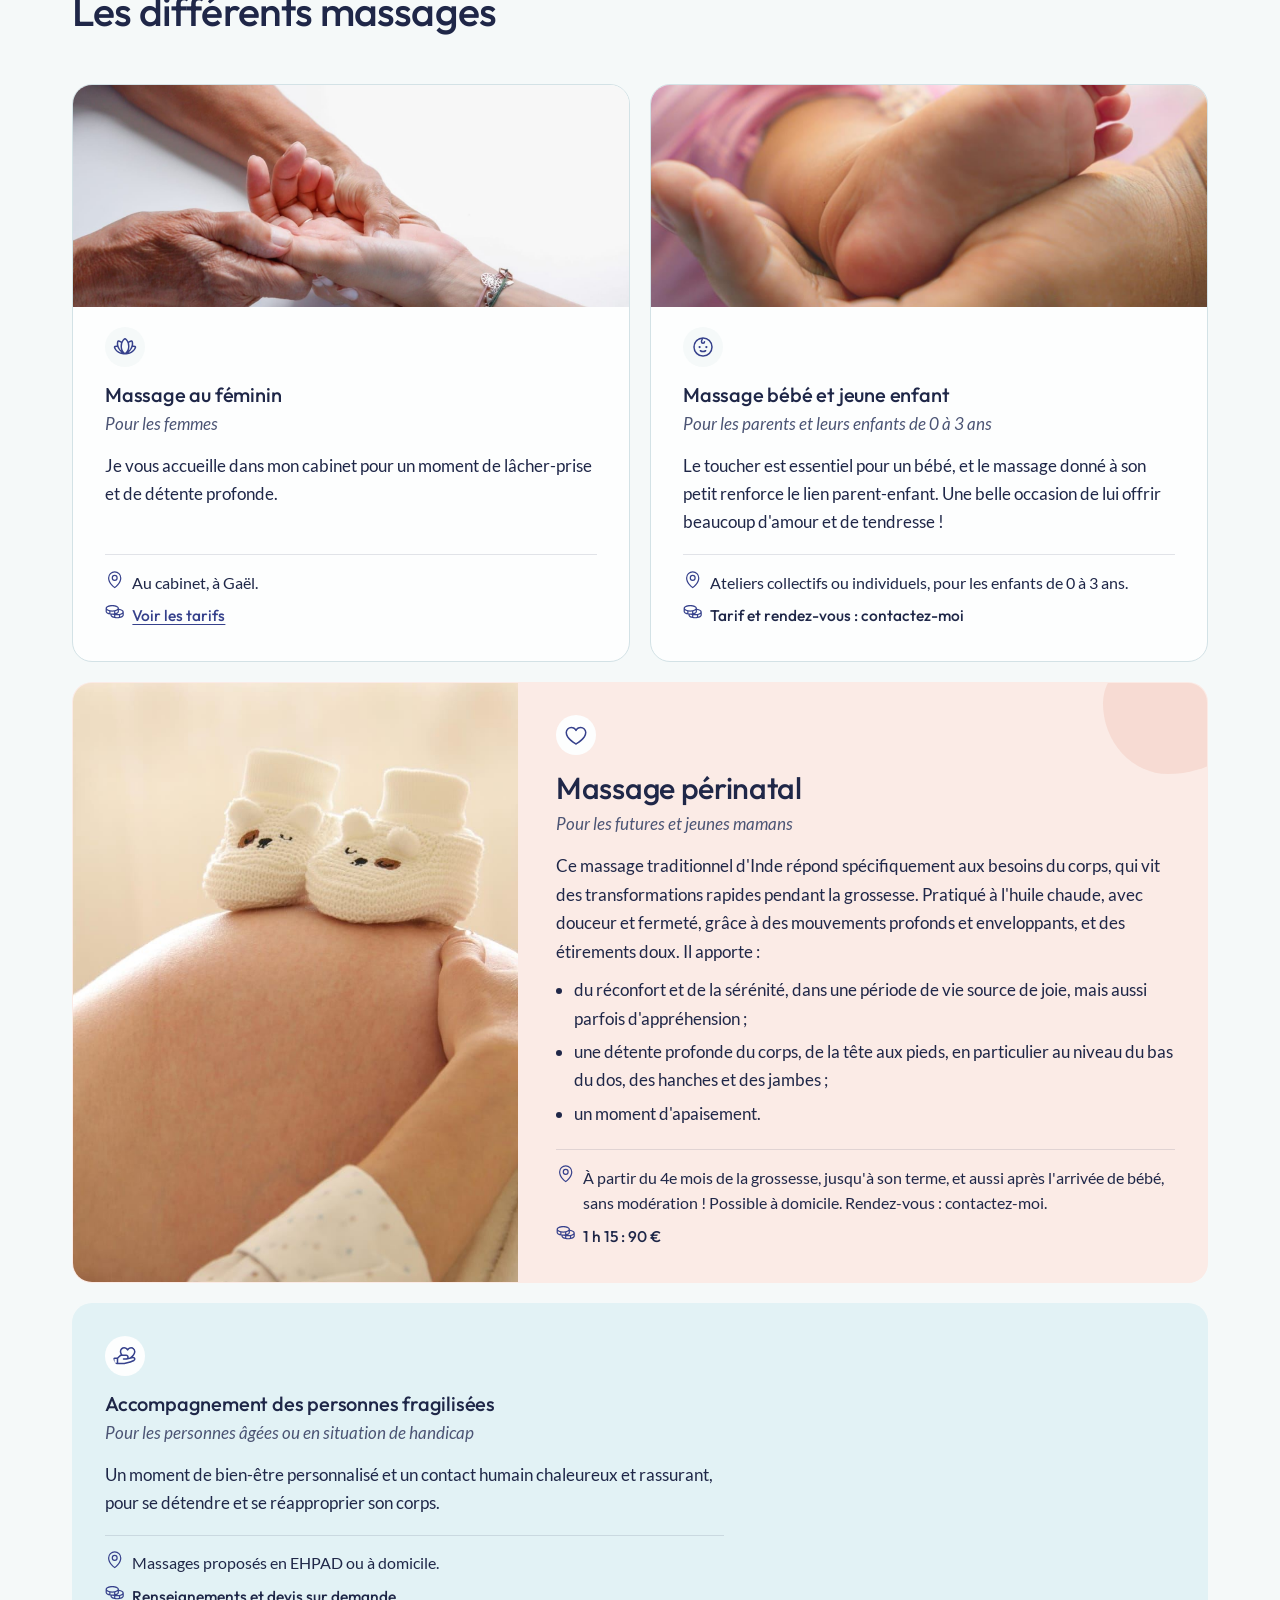
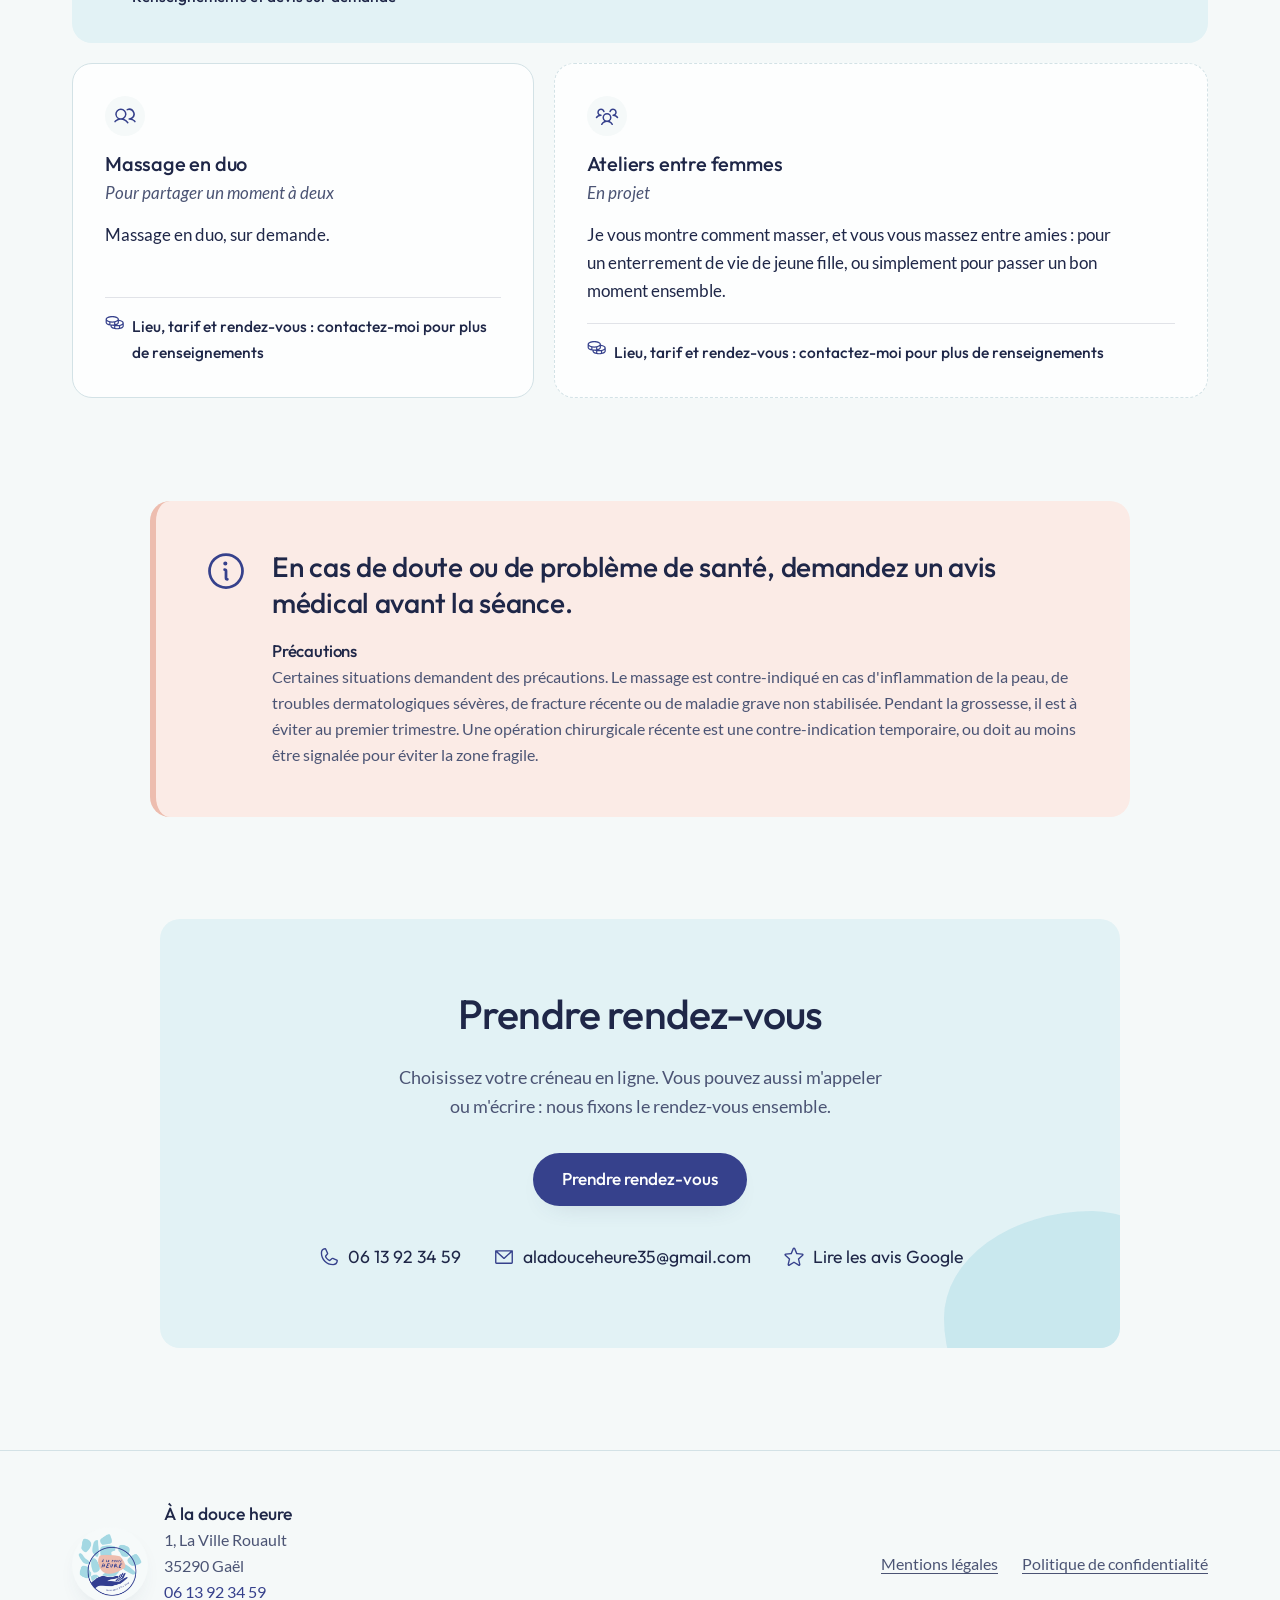
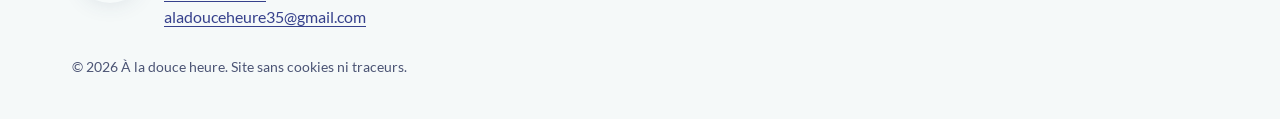
<file: massages.html>
<!doctype html>
<html lang="fr">
<head>
  <meta charset="utf-8">
  <meta name="viewport" content="width=device-width, initial-scale=1">
  <title>Massages ayurvédiques à Gaël (35) | À la douce heure</title>
  <meta name="description" content="Massage ayurvédique à l'huile chaude, massage au féminin, périnatal, bébé, accompagnement des personnes fragilisées : les massages bien-être de Nathalie Chatelet à Gaël.">
  <link rel="canonical" href="https://aladouceheure.fr/massages.html">

  <meta property="og:type" content="website">
  <meta property="og:locale" content="fr_FR">
  <meta property="og:site_name" content="À la douce heure">
  <meta property="og:title" content="Massages ayurvédiques à Gaël (35) | À la douce heure">
  <meta property="og:description" content="Massage ayurvédique à l'huile chaude, massage au féminin, périnatal, bébé, accompagnement des personnes fragilisées : les massages bien-être de Nathalie Chatelet à Gaël.">
  <meta property="og:url" content="https://aladouceheure.fr/massages.html">
  <meta property="og:image" content="https://aladouceheure.fr/images/partage-reseaux.jpg">
  <meta property="og:image:width" content="1200">
  <meta property="og:image:height" content="630">
  <meta name="twitter:card" content="summary_large_image">

  <meta name="theme-color" content="#F5F9F9" media="(prefers-color-scheme: light)">
  <meta name="theme-color" content="#10162A" media="(prefers-color-scheme: dark)">
  <link rel="icon" href="images/favicon-32.png" sizes="32x32" type="image/png">
  <link rel="icon" href="images/favicon-192.png" sizes="192x192" type="image/png">
  <link rel="apple-touch-icon" href="images/apple-touch-icon.png">

  <link rel="preload" href="fonts/outfit-variable.woff2" as="font" type="font/woff2" crossorigin>
  <link rel="preload" href="fonts/lato-400.woff2" as="font" type="font/woff2" crossorigin>
  <link rel="preload" href="contenu.json" as="fetch" crossorigin>
  <link rel="stylesheet" href="css/style.css">
</head>
<body data-page="massages">
  <a class="lien-evitement" href="#contenu">Aller au contenu</a>
  <div id="alerte-technique" class="alerte-technique" role="alert" hidden></div>

  <header class="entete">
    <div class="conteneur entete__barre">
      <a class="marque" href="index.html">
        <span class="pastille-logo"><img src="images/favicon-192.png" alt="" width="40" height="40"></span>
        <span class="marque__nom" data-texte="site.nom">À la douce heure</span>
      </a>
      <nav class="menu" id="menu" aria-label="Menu principal">
        <ul>
          <li><a href="massages.html" aria-current="page">Les massages</a></li>
          <li><a href="tarifs.html">Tarifs</a></li>
          <li><a href="plaisirs-d-offrir.html">Plaisirs d'offrir</a></li>
          <li><a href="derriere-les-mains.html">Derrière les mains</a></li>
          <li><a href="prendre-soin-de-soi.html">Prendre soin de soi</a></li>
          <li><a href="cabinet.html">Le cabinet</a></li>
        </ul>
      </nav>
      <a class="bouton bouton--plein entete__rdv" data-lien-reservation href="#contact">Prendre rendez-vous</a>
      <button class="menu-bouton" type="button" aria-expanded="false" aria-controls="menu">
        <svg class="icone" aria-hidden="true"><use href="images/icones.svg#i-list"></use></svg>
        <span>Menu</span>
      </button>
    </div>
  </header>

  <main id="contenu">
    <section class="page-entete" aria-labelledby="titre-page">
      <div class="conteneur">
        <div class="page-entete__photo" id="page-photo"></div>
        <div class="page-entete__carte">
          <h1 id="titre-page" data-texte="pages.massages.titre">Les massages</h1>
          <p class="page-entete__intro" data-texte="pages.massages.introduction"></p>
        </div>
      </div>
    </section>

    <section class="section ayurveda" id="ayurveda" aria-labelledby="titre-ayurveda">
      <div class="conteneur">
        <div class="ayurveda__grille">
          <div class="ayurveda__texte revele">
            <h2 id="titre-ayurveda" data-texte="massage_ayurvedique.titre"></h2>
            <div id="ayurveda-paragraphes"></div>
          </div>
          <div class="ayurveda__photo revele" id="ayurveda-photo"></div>
        </div>
        <div class="deroule revele">
          <h3 data-texte="massage_ayurvedique.deroule_titre"></h3>
          <ol class="deroule__liste" id="deroule"></ol>
        </div>
      </div>
    </section>

    <section class="section massages" id="massages" aria-labelledby="titre-massages">
      <div class="conteneur">
        <header class="section__entete revele">
          <h2 id="titre-massages" data-texte="massages.titre"></h2>
        </header>
        <div class="bento" id="liste-massages"></div>
      </div>
    </section>

    <section class="section sante" id="sante" aria-labelledby="titre-sante">
      <div class="conteneur sante__bloc revele">
        <svg class="icone sante__icone" aria-hidden="true"><use href="images/icones.svg#i-info"></use></svg>
        <p class="sante__message" id="titre-sante" data-texte="avertissement_sante"></p>
        <div class="sante__precautions">
          <h3 data-texte="precautions.titre"></h3>
          <p data-texte="precautions.texte"></p>
        </div>
      </div>
    </section>

    <section class="section contact" id="contact" aria-labelledby="titre-contact">
      <div class="conteneur contact__bloc revele">
        <span class="galet galet--turquoise" aria-hidden="true"></span>
        <h2 id="titre-contact">Prendre rendez-vous</h2>
        <p class="contact__texte" data-texte="contact.texte_reservation"></p>
        <a class="bouton bouton--plein bouton--grand" data-lien-reservation href="#contact">Prendre rendez-vous</a>
        <ul class="contact__moyens" id="moyens-contact"></ul>
      </div>
    </section>
  </main>

  <footer class="pied">
    <div class="conteneur pied__grille">
      <div class="pied__marque">
        <span class="pastille-logo pastille-logo--grande"><img src="images/logo.png" alt="" width="64" height="63"></span>
        <div>
          <p class="pied__nom" data-texte="site.nom"></p>
          <address id="pied-adresse"></address>
        </div>
      </div>
      <ul class="pied__liens">
        <li><a href="mentions-legales.html">Mentions légales</a></li>
        <li><a href="confidentialite.html">Politique de confidentialité</a></li>
      </ul>
      <p class="pied__copyright">© <span id="annee"></span> <span data-texte="site.nom"></span>. Site sans cookies ni traceurs.</p>
    </div>
  </footer>

  <a class="rdv-mobile bouton bouton--plein" data-lien-reservation href="#contact">
    <svg class="icone" aria-hidden="true"><use href="images/icones.svg#i-calendar-check"></use></svg>Prendre rendez-vous
  </a>

  <noscript><p class="alerte-technique">Ce site a besoin de JavaScript pour afficher son contenu.</p></noscript>
  <script src="js/site.js" defer></script>
</body>
</html>
</file>
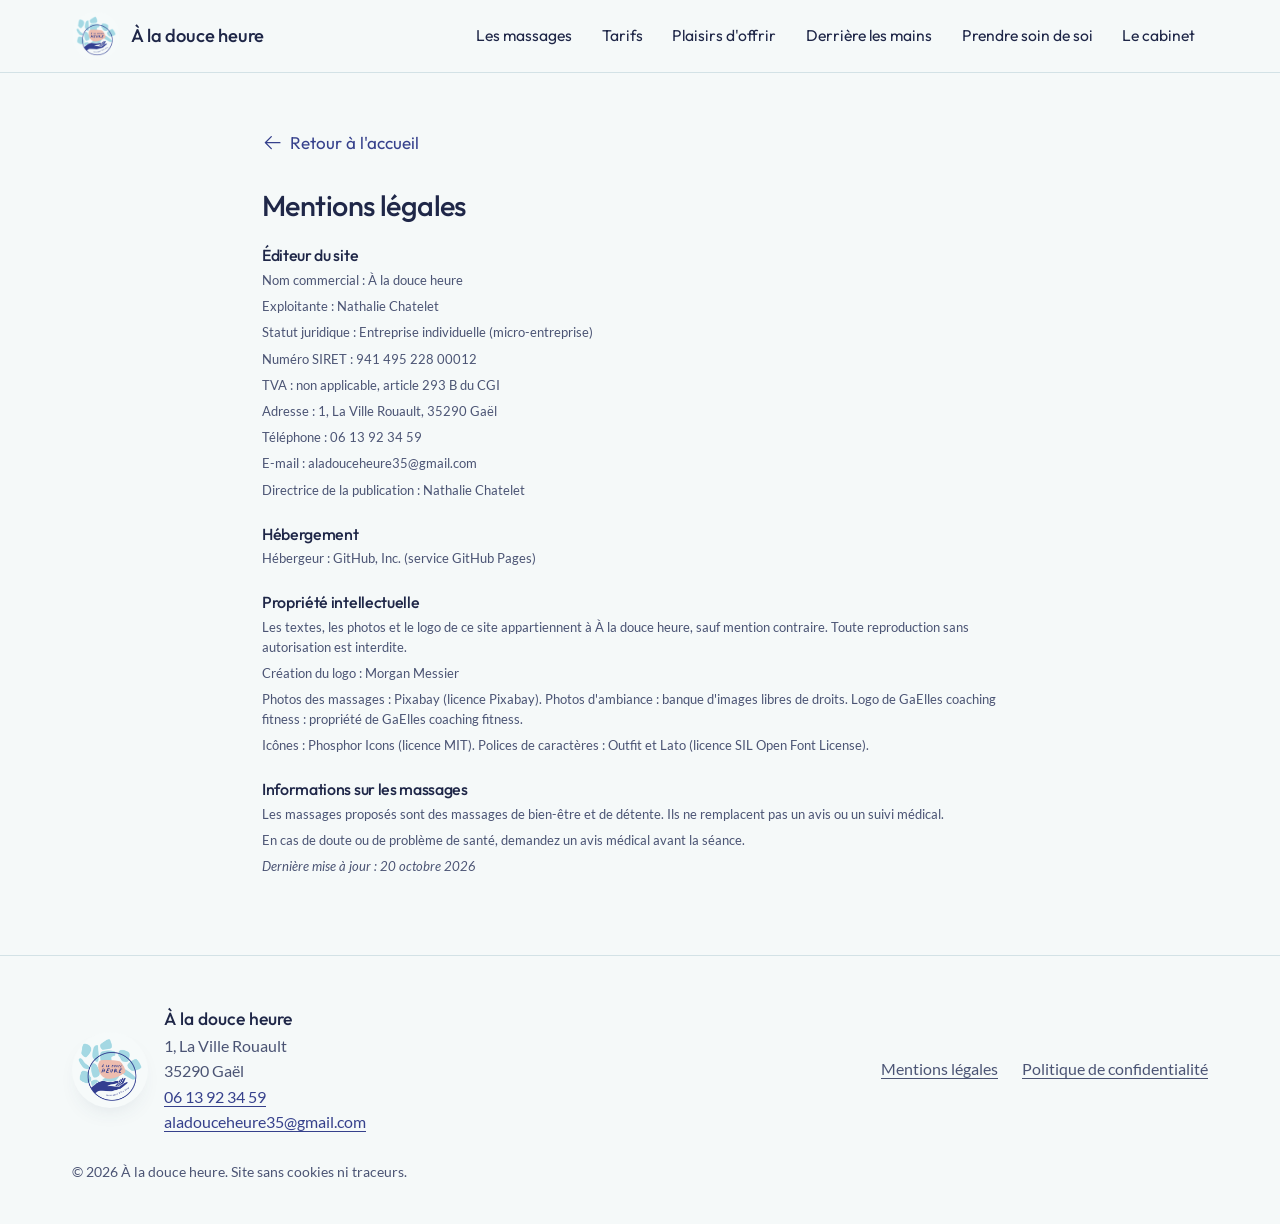
<file: mentions-legales.html>
<!doctype html>
<html lang="fr">
<head>
  <meta charset="utf-8">
  <meta name="viewport" content="width=device-width, initial-scale=1">
  <title>Mentions légales | À la douce heure</title>
  <meta name="description" content="Mentions légales du site À la douce heure, massages bien-être à Gaël.">
  <link rel="canonical" href="https://aladouceheure.fr/mentions-legales.html">
  <meta name="theme-color" content="#F5F9F9" media="(prefers-color-scheme: light)">
  <meta name="theme-color" content="#10162A" media="(prefers-color-scheme: dark)">
  <link rel="icon" href="images/favicon-32.png" sizes="32x32" type="image/png">
  <link rel="apple-touch-icon" href="images/apple-touch-icon.png">
  <link rel="preload" href="fonts/outfit-variable.woff2" as="font" type="font/woff2" crossorigin>
  <link rel="stylesheet" href="css/style.css">
</head>
<body data-page="legale" data-cle="mentions_legales">
  <a class="lien-evitement" href="#contenu">Aller au contenu</a>
  <div id="alerte-technique" class="alerte-technique" role="alert" hidden></div>

  <header class="entete">
    <div class="conteneur entete__barre">
      <a class="marque" href="index.html">
        <span class="pastille-logo"><img src="images/favicon-192.png" alt="" width="40" height="40"></span>
        <span class="marque__nom" data-texte="site.nom">À la douce heure</span>
      </a>
      <nav class="menu" id="menu" aria-label="Menu principal">
        <ul>
          <li><a href="massages.html">Les massages</a></li>
          <li><a href="tarifs.html">Tarifs</a></li>
          <li><a href="plaisirs-d-offrir.html">Plaisirs d'offrir</a></li>
          <li><a href="derriere-les-mains.html">Derrière les mains</a></li>
          <li><a href="prendre-soin-de-soi.html">Prendre soin de soi</a></li>
          <li><a href="cabinet.html">Le cabinet</a></li>
        </ul>
      </nav>
      <a class="bouton bouton--plein entete__rdv" data-lien-reservation href="#contact">Prendre rendez-vous</a>
      <button class="menu-bouton" type="button" aria-expanded="false" aria-controls="menu">
        <svg class="icone" aria-hidden="true"><use href="images/icones.svg#i-list"></use></svg>
        <span>Menu</span>
      </button>
    </div>
  </header>

  <main id="contenu" class="page-legale">
    <div class="conteneur">
      <a class="retour" href="index.html"><svg class="icone" aria-hidden="true"><use href="images/icones.svg#i-arrow-left"></use></svg>Retour à l'accueil</a>
      <h1 id="page-titre">Mentions légales</h1>
      <div id="page-contenu"></div>
      <p class="page-legale__maj" id="page-maj"></p>
    </div>
  </main>

  <footer class="pied">
    <div class="conteneur pied__grille">
      <div class="pied__marque">
        <span class="pastille-logo pastille-logo--grande"><img src="images/logo.png" alt="" width="64" height="63"></span>
        <div>
          <p class="pied__nom" data-texte="site.nom"></p>
          <address id="pied-adresse"></address>
        </div>
      </div>
      <ul class="pied__liens">
        <li><a href="mentions-legales.html" aria-current="page">Mentions légales</a></li>
        <li><a href="confidentialite.html">Politique de confidentialité</a></li>
      </ul>
      <p class="pied__copyright">© <span id="annee"></span> <span data-texte="site.nom"></span>. Site sans cookies ni traceurs.</p>
    </div>
  </footer>

  <noscript><p class="alerte-technique">Ce site a besoin de JavaScript pour afficher son contenu.</p></noscript>
  <script src="js/site.js" defer></script>
</body>
</html>
</file>
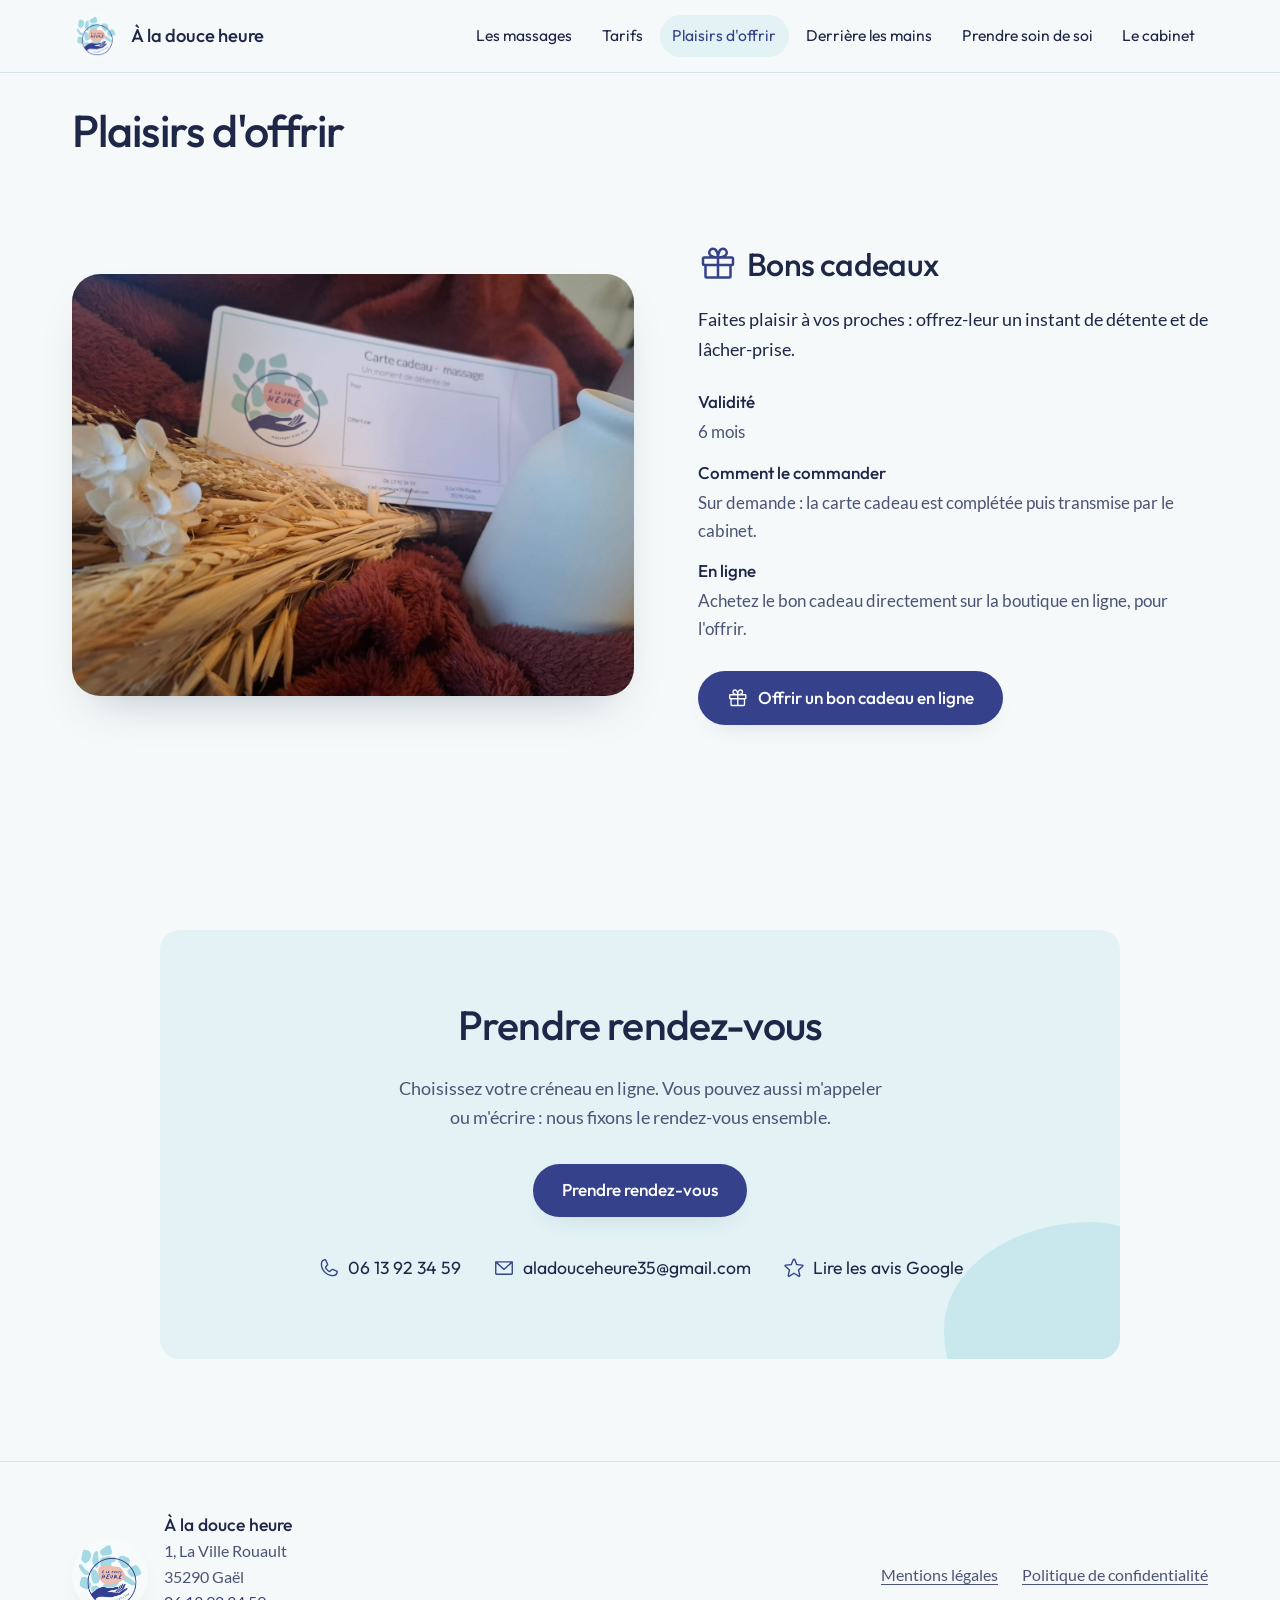
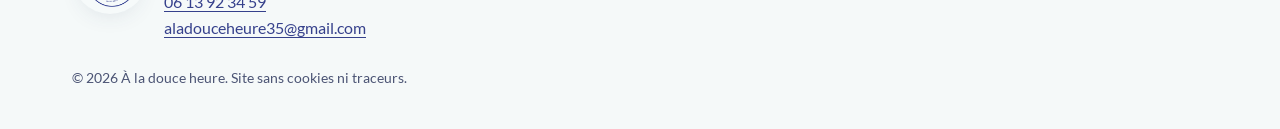
<file: plaisirs-d-offrir.html>
<!doctype html>
<html lang="fr">
<head>
  <meta charset="utf-8">
  <meta name="viewport" content="width=device-width, initial-scale=1">
  <title>Bons cadeaux massage | À la douce heure, Gaël</title>
  <meta name="description" content="Offrez un massage bien-être à Gaël : la carte cadeau À la douce heure, valable 6 mois.">
  <link rel="canonical" href="https://aladouceheure.fr/plaisirs-d-offrir.html">

  <meta property="og:type" content="website">
  <meta property="og:locale" content="fr_FR">
  <meta property="og:site_name" content="À la douce heure">
  <meta property="og:title" content="Bons cadeaux massage | À la douce heure, Gaël">
  <meta property="og:description" content="Offrez un massage bien-être à Gaël : la carte cadeau À la douce heure, valable 6 mois.">
  <meta property="og:url" content="https://aladouceheure.fr/plaisirs-d-offrir.html">
  <meta property="og:image" content="https://aladouceheure.fr/images/partage-reseaux.jpg">
  <meta property="og:image:width" content="1200">
  <meta property="og:image:height" content="630">
  <meta name="twitter:card" content="summary_large_image">

  <meta name="theme-color" content="#F5F9F9" media="(prefers-color-scheme: light)">
  <meta name="theme-color" content="#10162A" media="(prefers-color-scheme: dark)">
  <link rel="icon" href="images/favicon-32.png" sizes="32x32" type="image/png">
  <link rel="icon" href="images/favicon-192.png" sizes="192x192" type="image/png">
  <link rel="apple-touch-icon" href="images/apple-touch-icon.png">

  <link rel="preload" href="fonts/outfit-variable.woff2" as="font" type="font/woff2" crossorigin>
  <link rel="preload" href="fonts/lato-400.woff2" as="font" type="font/woff2" crossorigin>
  <link rel="preload" href="contenu.json" as="fetch" crossorigin>
  <link rel="stylesheet" href="css/style.css">
</head>
<body data-page="plaisirs_d_offrir">
  <a class="lien-evitement" href="#contenu">Aller au contenu</a>
  <div id="alerte-technique" class="alerte-technique" role="alert" hidden></div>

  <header class="entete">
    <div class="conteneur entete__barre">
      <a class="marque" href="index.html">
        <span class="pastille-logo"><img src="images/favicon-192.png" alt="" width="40" height="40"></span>
        <span class="marque__nom" data-texte="site.nom">À la douce heure</span>
      </a>
      <nav class="menu" id="menu" aria-label="Menu principal">
        <ul>
          <li><a href="massages.html">Les massages</a></li>
          <li><a href="tarifs.html">Tarifs</a></li>
          <li><a href="plaisirs-d-offrir.html" aria-current="page">Plaisirs d'offrir</a></li>
          <li><a href="derriere-les-mains.html">Derrière les mains</a></li>
          <li><a href="prendre-soin-de-soi.html">Prendre soin de soi</a></li>
          <li><a href="cabinet.html">Le cabinet</a></li>
        </ul>
      </nav>
      <a class="bouton bouton--plein entete__rdv" data-lien-reservation href="#contact">Prendre rendez-vous</a>
      <button class="menu-bouton" type="button" aria-expanded="false" aria-controls="menu">
        <svg class="icone" aria-hidden="true"><use href="images/icones.svg#i-list"></use></svg>
        <span>Menu</span>
      </button>
    </div>
  </header>

  <main id="contenu">
    <section class="page-entete" aria-labelledby="titre-page">
      <div class="conteneur">
        <div class="page-entete__photo" id="page-photo"></div>
        <div class="page-entete__carte">
          <h1 id="titre-page" data-texte="pages.plaisirs_d_offrir.titre">Plaisirs d'offrir</h1>
          <p class="page-entete__intro" data-texte="pages.plaisirs_d_offrir.introduction"></p>
        </div>
      </div>
    </section>

    <section class="section offrir" id="bons-cadeaux" aria-labelledby="titre-bons-cadeaux">
      <div class="conteneur">
        <div class="cadeau revele">
          <div class="cadeau__image" id="cadeau-image"></div>
          <div class="cadeau__texte">
            <h2 id="titre-bons-cadeaux"><svg class="icone" aria-hidden="true"><use href="images/icones.svg#i-gift"></use></svg><span data-texte="bons_cadeaux.titre"></span></h2>
            <p class="cadeau__accroche" data-texte="bons_cadeaux.texte"></p>
            <dl class="cadeau__details">
              <div><dt>Validité</dt><dd data-texte="bons_cadeaux.validite"></dd></div>
              <div><dt>Comment le commander</dt><dd data-texte="bons_cadeaux.comment_commander"></dd></div>
              <div id="cadeau-en-ligne"><dt>En ligne</dt><dd data-texte="bons_cadeaux.en_ligne"></dd></div>
            </dl>
            <p class="cadeau__action">
              <a class="bouton bouton--plein bouton--grand" id="lien-boutique" href="#" target="_blank" rel="noopener" hidden><svg class="icone" aria-hidden="true"><use href="images/icones.svg#i-gift"></use></svg><span data-texte="bons_cadeaux.lien_boutique_texte">Offrir un bon cadeau en ligne</span></a>
            </p>
          </div>
        </div>
      </div>
    </section>

    <section class="section contact" id="contact" aria-labelledby="titre-contact">
      <div class="conteneur contact__bloc revele">
        <span class="galet galet--turquoise" aria-hidden="true"></span>
        <h2 id="titre-contact">Prendre rendez-vous</h2>
        <p class="contact__texte" data-texte="contact.texte_reservation"></p>
        <a class="bouton bouton--plein bouton--grand" data-lien-reservation href="#contact">Prendre rendez-vous</a>
        <ul class="contact__moyens" id="moyens-contact"></ul>
      </div>
    </section>
  </main>

  <footer class="pied">
    <div class="conteneur pied__grille">
      <div class="pied__marque">
        <span class="pastille-logo pastille-logo--grande"><img src="images/logo.png" alt="" width="64" height="63"></span>
        <div>
          <p class="pied__nom" data-texte="site.nom"></p>
          <address id="pied-adresse"></address>
        </div>
      </div>
      <ul class="pied__liens">
        <li><a href="mentions-legales.html">Mentions légales</a></li>
        <li><a href="confidentialite.html">Politique de confidentialité</a></li>
      </ul>
      <p class="pied__copyright">© <span id="annee"></span> <span data-texte="site.nom"></span>. Site sans cookies ni traceurs.</p>
    </div>
  </footer>

  <a class="rdv-mobile bouton bouton--plein" data-lien-reservation href="#contact">
    <svg class="icone" aria-hidden="true"><use href="images/icones.svg#i-calendar-check"></use></svg>Prendre rendez-vous
  </a>

  <noscript><p class="alerte-technique">Ce site a besoin de JavaScript pour afficher son contenu.</p></noscript>
  <script src="js/site.js" defer></script>
</body>
</html>
</file>
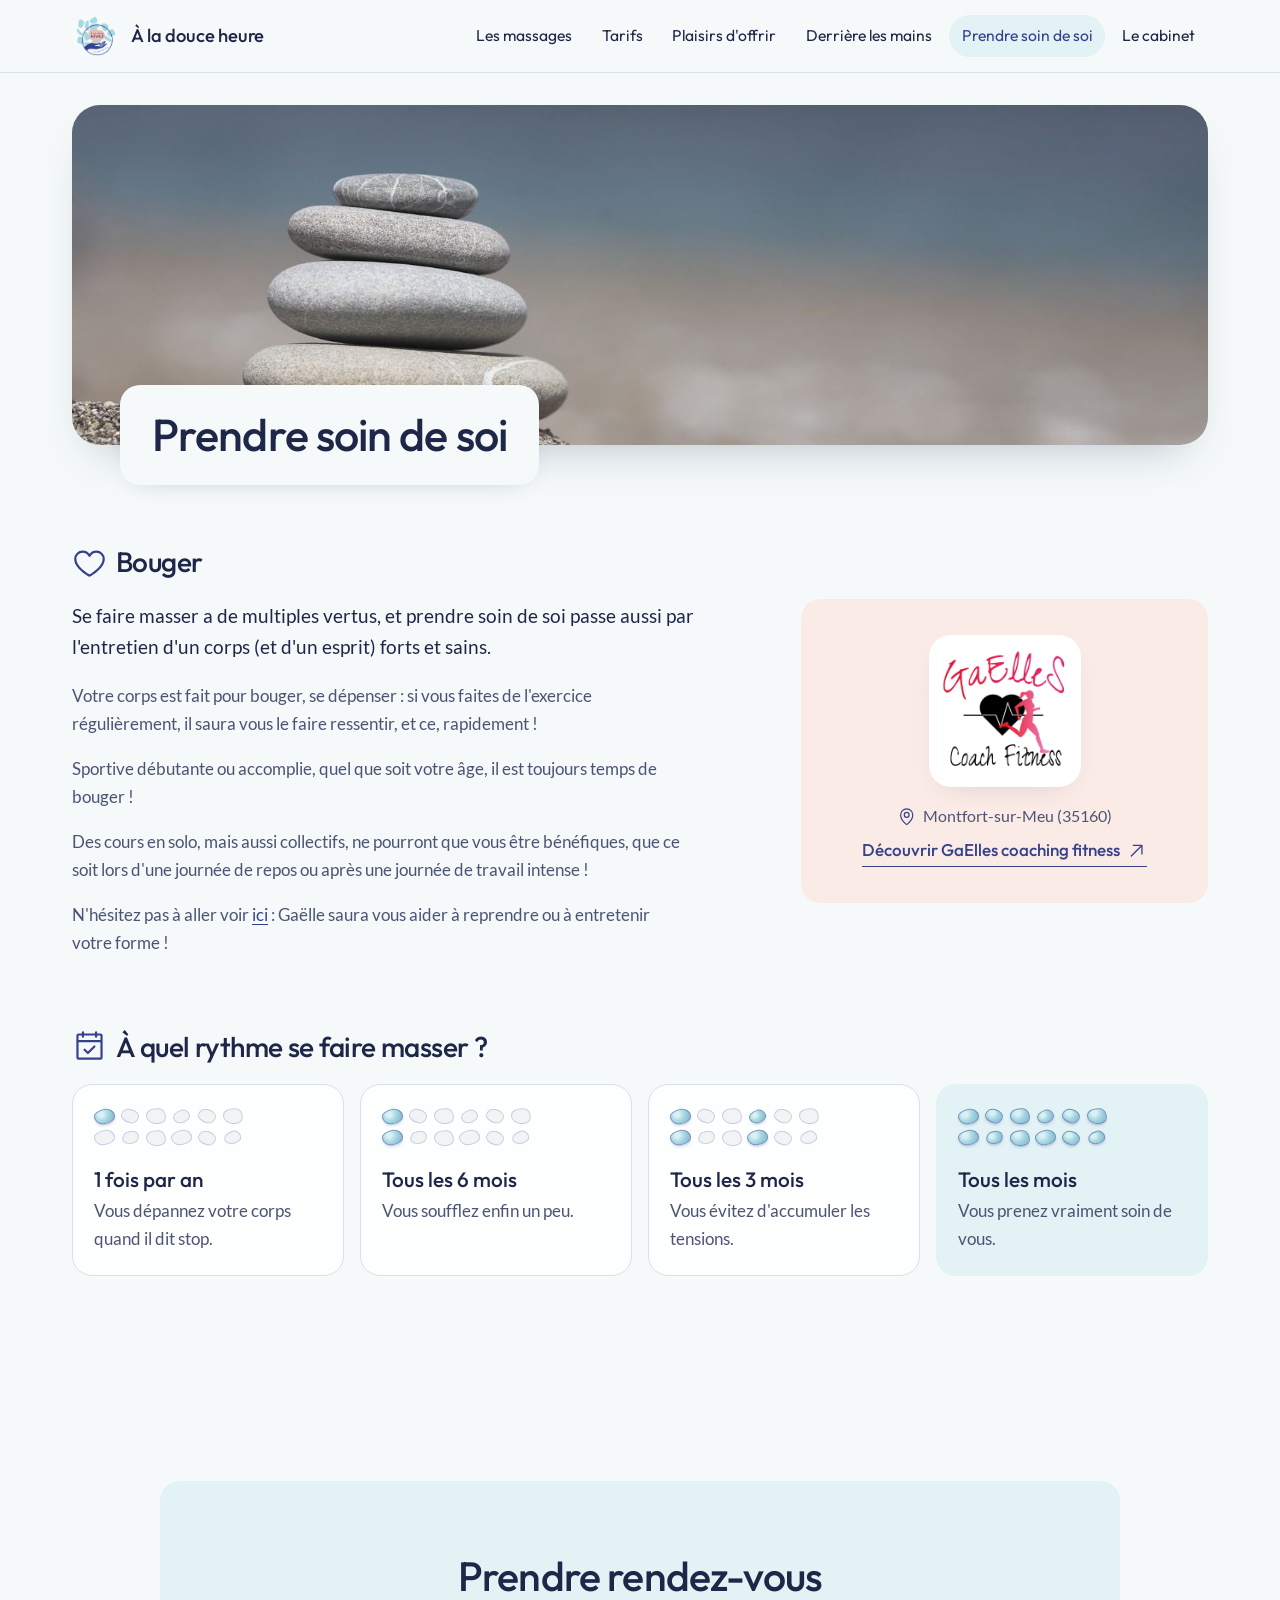
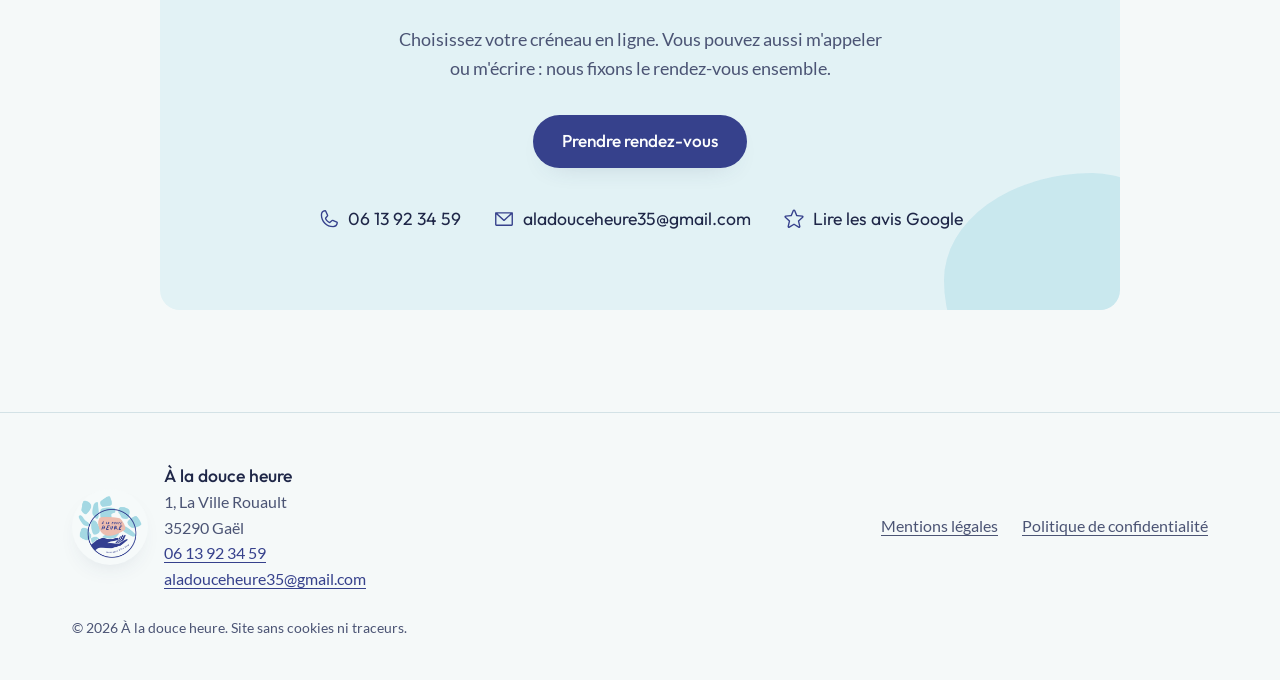
<file: prendre-soin-de-soi.html>
<!doctype html>
<html lang="fr">
<head>
  <meta charset="utf-8">
  <meta name="viewport" content="width=device-width, initial-scale=1">
  <title>Prendre soin de soi | À la douce heure</title>
  <meta name="description" content="Bouger et se faire masser régulièrement : quelques repères pour prendre soin de soi tout au long de l'année.">
  <link rel="canonical" href="https://aladouceheure.fr/prendre-soin-de-soi.html">

  <meta property="og:type" content="website">
  <meta property="og:locale" content="fr_FR">
  <meta property="og:site_name" content="À la douce heure">
  <meta property="og:title" content="Prendre soin de soi | À la douce heure">
  <meta property="og:description" content="Bouger et se faire masser régulièrement : quelques repères pour prendre soin de soi tout au long de l'année.">
  <meta property="og:url" content="https://aladouceheure.fr/prendre-soin-de-soi.html">
  <meta property="og:image" content="https://aladouceheure.fr/images/partage-reseaux.jpg">
  <meta property="og:image:width" content="1200">
  <meta property="og:image:height" content="630">
  <meta name="twitter:card" content="summary_large_image">

  <meta name="theme-color" content="#F5F9F9" media="(prefers-color-scheme: light)">
  <meta name="theme-color" content="#10162A" media="(prefers-color-scheme: dark)">
  <link rel="icon" href="images/favicon-32.png" sizes="32x32" type="image/png">
  <link rel="icon" href="images/favicon-192.png" sizes="192x192" type="image/png">
  <link rel="apple-touch-icon" href="images/apple-touch-icon.png">

  <link rel="preload" href="fonts/outfit-variable.woff2" as="font" type="font/woff2" crossorigin>
  <link rel="preload" href="fonts/lato-400.woff2" as="font" type="font/woff2" crossorigin>
  <link rel="preload" href="contenu.json" as="fetch" crossorigin>
  <link rel="stylesheet" href="css/style.css">
</head>
<body data-page="prendre_soin_de_soi">
  <a class="lien-evitement" href="#contenu">Aller au contenu</a>
  <div id="alerte-technique" class="alerte-technique" role="alert" hidden></div>

  <header class="entete">
    <div class="conteneur entete__barre">
      <a class="marque" href="index.html">
        <span class="pastille-logo"><img src="images/favicon-192.png" alt="" width="40" height="40"></span>
        <span class="marque__nom" data-texte="site.nom">À la douce heure</span>
      </a>
      <nav class="menu" id="menu" aria-label="Menu principal">
        <ul>
          <li><a href="massages.html">Les massages</a></li>
          <li><a href="tarifs.html">Tarifs</a></li>
          <li><a href="plaisirs-d-offrir.html">Plaisirs d'offrir</a></li>
          <li><a href="derriere-les-mains.html">Derrière les mains</a></li>
          <li><a href="prendre-soin-de-soi.html" aria-current="page">Prendre soin de soi</a></li>
          <li><a href="cabinet.html">Le cabinet</a></li>
        </ul>
      </nav>
      <a class="bouton bouton--plein entete__rdv" data-lien-reservation href="#contact">Prendre rendez-vous</a>
      <button class="menu-bouton" type="button" aria-expanded="false" aria-controls="menu">
        <svg class="icone" aria-hidden="true"><use href="images/icones.svg#i-list"></use></svg>
        <span>Menu</span>
      </button>
    </div>
  </header>

  <main id="contenu">
    <section class="page-entete" aria-labelledby="titre-page">
      <div class="conteneur">
        <div class="page-entete__photo" id="page-photo"></div>
        <div class="page-entete__carte">
          <h1 id="titre-page" data-texte="pages.prendre_soin_de_soi.titre">Prendre soin de soi</h1>
          <p class="page-entete__intro" data-texte="pages.prendre_soin_de_soi.introduction"></p>
        </div>
      </div>
    </section>

    <section class="section prendre-soin" id="prendre-soin" aria-label="Prendre soin de soi">
      <div class="conteneur">
        <div class="soin-sport" id="soin-sport"></div>

        <div class="soin-frequence revele">
          <h2><svg class="icone" aria-hidden="true"><use href="images/icones.svg#i-calendar-check"></use></svg><span data-texte="prendre_soin.frequence.titre"></span></h2>
          <ol class="frequence" id="frequence"></ol>
        </div>
      </div>
    </section>

    <section class="section contact" id="contact" aria-labelledby="titre-contact">
      <div class="conteneur contact__bloc revele">
        <span class="galet galet--turquoise" aria-hidden="true"></span>
        <h2 id="titre-contact">Prendre rendez-vous</h2>
        <p class="contact__texte" data-texte="contact.texte_reservation"></p>
        <a class="bouton bouton--plein bouton--grand" data-lien-reservation href="#contact">Prendre rendez-vous</a>
        <ul class="contact__moyens" id="moyens-contact"></ul>
      </div>
    </section>
  </main>

  <footer class="pied">
    <div class="conteneur pied__grille">
      <div class="pied__marque">
        <span class="pastille-logo pastille-logo--grande"><img src="images/logo.png" alt="" width="64" height="63"></span>
        <div>
          <p class="pied__nom" data-texte="site.nom"></p>
          <address id="pied-adresse"></address>
        </div>
      </div>
      <ul class="pied__liens">
        <li><a href="mentions-legales.html">Mentions légales</a></li>
        <li><a href="confidentialite.html">Politique de confidentialité</a></li>
      </ul>
      <p class="pied__copyright">© <span id="annee"></span> <span data-texte="site.nom"></span>. Site sans cookies ni traceurs.</p>
    </div>
  </footer>

  <a class="rdv-mobile bouton bouton--plein" data-lien-reservation href="#contact">
    <svg class="icone" aria-hidden="true"><use href="images/icones.svg#i-calendar-check"></use></svg>Prendre rendez-vous
  </a>

  <noscript><p class="alerte-technique">Ce site a besoin de JavaScript pour afficher son contenu.</p></noscript>
  <script src="js/site.js" defer></script>
</body>
</html>
</file>
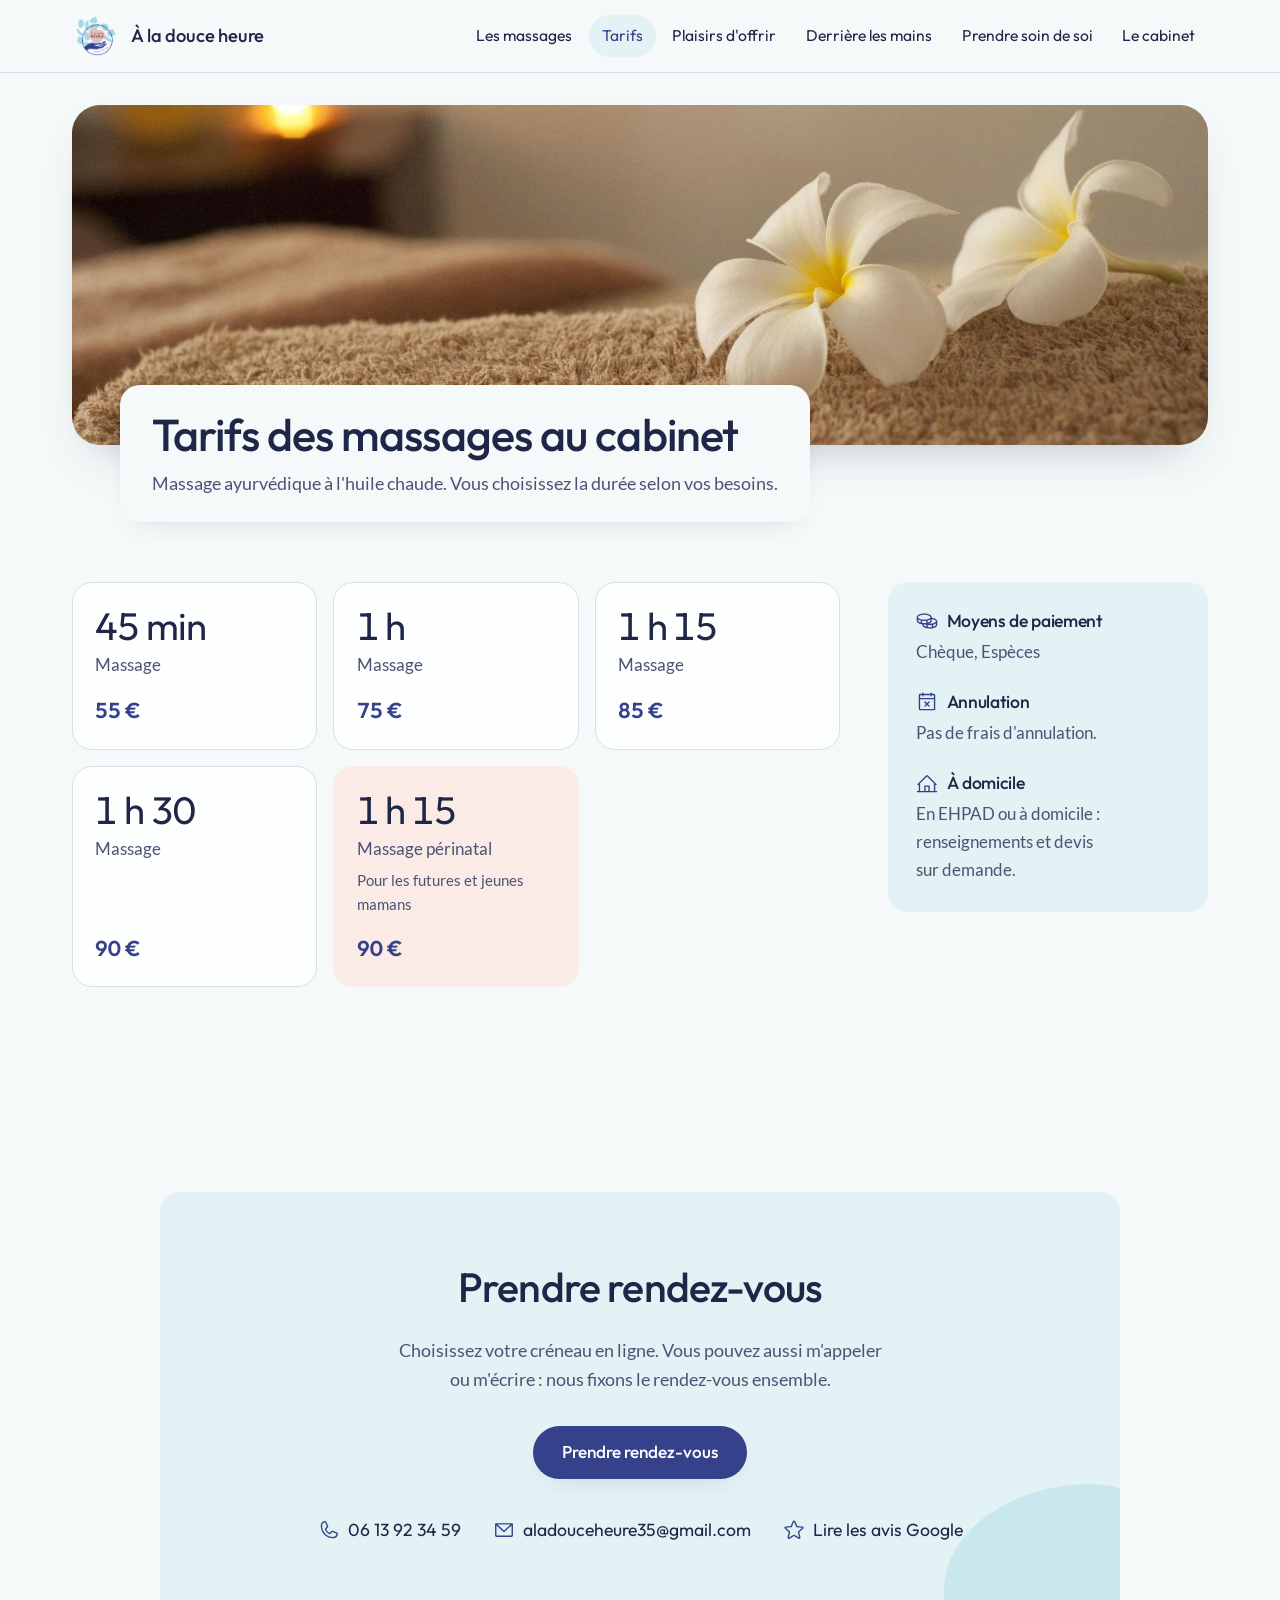
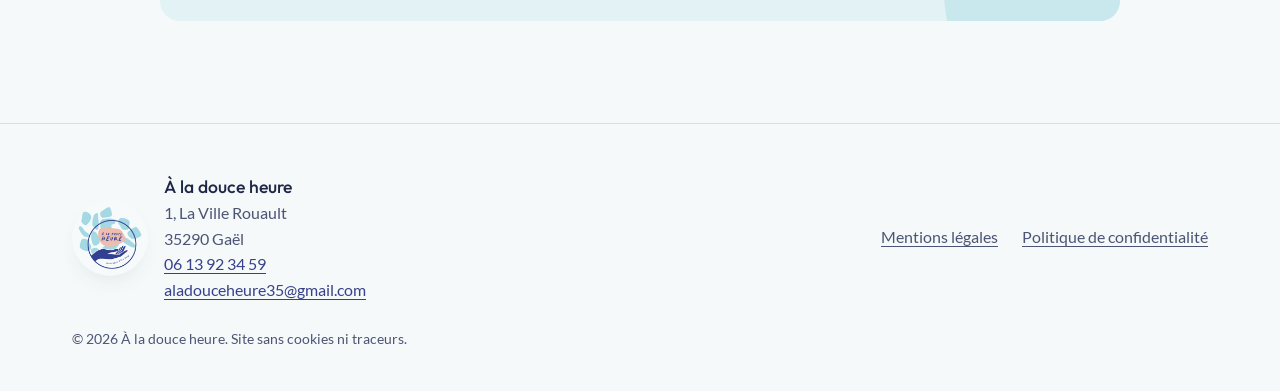
<file: tarifs.html>
<!doctype html>
<html lang="fr">
<head>
  <meta charset="utf-8">
  <meta name="viewport" content="width=device-width, initial-scale=1">
  <title>Tarifs des massages | À la douce heure, Gaël</title>
  <meta name="description" content="Tarifs des massages ayurvédiques à l'huile chaude au cabinet de Gaël, de 45 minutes à 1 h 30. Paiement par chèque ou en espèces.">
  <link rel="canonical" href="https://aladouceheure.fr/tarifs.html">

  <meta property="og:type" content="website">
  <meta property="og:locale" content="fr_FR">
  <meta property="og:site_name" content="À la douce heure">
  <meta property="og:title" content="Tarifs des massages | À la douce heure, Gaël">
  <meta property="og:description" content="Tarifs des massages ayurvédiques à l'huile chaude au cabinet de Gaël, de 45 minutes à 1 h 30. Paiement par chèque ou en espèces.">
  <meta property="og:url" content="https://aladouceheure.fr/tarifs.html">
  <meta property="og:image" content="https://aladouceheure.fr/images/partage-reseaux.jpg">
  <meta property="og:image:width" content="1200">
  <meta property="og:image:height" content="630">
  <meta name="twitter:card" content="summary_large_image">

  <meta name="theme-color" content="#F5F9F9" media="(prefers-color-scheme: light)">
  <meta name="theme-color" content="#10162A" media="(prefers-color-scheme: dark)">
  <link rel="icon" href="images/favicon-32.png" sizes="32x32" type="image/png">
  <link rel="icon" href="images/favicon-192.png" sizes="192x192" type="image/png">
  <link rel="apple-touch-icon" href="images/apple-touch-icon.png">

  <link rel="preload" href="fonts/outfit-variable.woff2" as="font" type="font/woff2" crossorigin>
  <link rel="preload" href="fonts/lato-400.woff2" as="font" type="font/woff2" crossorigin>
  <link rel="preload" href="contenu.json" as="fetch" crossorigin>
  <link rel="stylesheet" href="css/style.css">
</head>
<body data-page="tarifs">
  <a class="lien-evitement" href="#contenu">Aller au contenu</a>
  <div id="alerte-technique" class="alerte-technique" role="alert" hidden></div>

  <header class="entete">
    <div class="conteneur entete__barre">
      <a class="marque" href="index.html">
        <span class="pastille-logo"><img src="images/favicon-192.png" alt="" width="40" height="40"></span>
        <span class="marque__nom" data-texte="site.nom">À la douce heure</span>
      </a>
      <nav class="menu" id="menu" aria-label="Menu principal">
        <ul>
          <li><a href="massages.html">Les massages</a></li>
          <li><a href="tarifs.html" aria-current="page">Tarifs</a></li>
          <li><a href="plaisirs-d-offrir.html">Plaisirs d'offrir</a></li>
          <li><a href="derriere-les-mains.html">Derrière les mains</a></li>
          <li><a href="prendre-soin-de-soi.html">Prendre soin de soi</a></li>
          <li><a href="cabinet.html">Le cabinet</a></li>
        </ul>
      </nav>
      <a class="bouton bouton--plein entete__rdv" data-lien-reservation href="#contact">Prendre rendez-vous</a>
      <button class="menu-bouton" type="button" aria-expanded="false" aria-controls="menu">
        <svg class="icone" aria-hidden="true"><use href="images/icones.svg#i-list"></use></svg>
        <span>Menu</span>
      </button>
    </div>
  </header>

  <main id="contenu">
    <section class="page-entete" aria-labelledby="titre-page">
      <div class="conteneur">
        <div class="page-entete__photo" id="page-photo"></div>
        <div class="page-entete__carte">
          <h1 id="titre-page" data-texte="pages.tarifs.titre">Tarifs des massages au cabinet</h1>
          <p class="page-entete__intro" data-texte="pages.tarifs.introduction"></p>
        </div>
      </div>
    </section>

    <section class="section tarifs" id="tarifs" aria-label="Les tarifs">
      <div class="conteneur">
        <div class="tarifs__grille">
          <ul class="prix" id="liste-prix"></ul>
          <aside class="tarifs__infos revele" aria-label="Paiement et annulation">
            <div class="info-bloc">
              <h2><svg class="icone" aria-hidden="true"><use href="images/icones.svg#i-coins"></use></svg><span data-texte="paiement.titre"></span></h2>
              <p id="moyens-paiement"></p>
            </div>
            <div class="info-bloc">
              <h2><svg class="icone" aria-hidden="true"><use href="images/icones.svg#i-calendar-x"></use></svg><span data-texte="annulation.titre"></span></h2>
              <p data-texte="annulation.texte"></p>
            </div>
            <div class="info-bloc">
              <h2><svg class="icone" aria-hidden="true"><use href="images/icones.svg#i-house-line"></use></svg>À domicile</h2>
              <p data-texte="tarifs.a_domicile"></p>
            </div>
          </aside>
        </div>
        <div class="offres" id="offres"></div>
      </div>
    </section>

    <section class="section contact" id="contact" aria-labelledby="titre-contact">
      <div class="conteneur contact__bloc revele">
        <span class="galet galet--turquoise" aria-hidden="true"></span>
        <h2 id="titre-contact">Prendre rendez-vous</h2>
        <p class="contact__texte" data-texte="contact.texte_reservation"></p>
        <a class="bouton bouton--plein bouton--grand" data-lien-reservation href="#contact">Prendre rendez-vous</a>
        <ul class="contact__moyens" id="moyens-contact"></ul>
      </div>
    </section>
  </main>

  <footer class="pied">
    <div class="conteneur pied__grille">
      <div class="pied__marque">
        <span class="pastille-logo pastille-logo--grande"><img src="images/logo.png" alt="" width="64" height="63"></span>
        <div>
          <p class="pied__nom" data-texte="site.nom"></p>
          <address id="pied-adresse"></address>
        </div>
      </div>
      <ul class="pied__liens">
        <li><a href="mentions-legales.html">Mentions légales</a></li>
        <li><a href="confidentialite.html">Politique de confidentialité</a></li>
      </ul>
      <p class="pied__copyright">© <span id="annee"></span> <span data-texte="site.nom"></span>. Site sans cookies ni traceurs.</p>
    </div>
  </footer>

  <a class="rdv-mobile bouton bouton--plein" data-lien-reservation href="#contact">
    <svg class="icone" aria-hidden="true"><use href="images/icones.svg#i-calendar-check"></use></svg>Prendre rendez-vous
  </a>

  <noscript><p class="alerte-technique">Ce site a besoin de JavaScript pour afficher son contenu.</p></noscript>
  <script src="js/site.js" defer></script>
</body>
</html>
</file>
<file: css/style.css>
/* ==========================================================================
   À la douce heure - feuille de style
   Couleurs reprises du logo : turquoise (galets), marine (cercle, main), pêche.
   Règle des formes : boutons en pilule, blocs arrondis 20 px, photos 28 px.
   Le contenu (textes, prix, horaires...) n'est pas ici : voir contenu.json.
   ========================================================================== */

/* ---------- Polices (hébergées sur le site, aucun service extérieur) ---------- */
@font-face {
  font-family: "Outfit";
  src: url("../fonts/outfit-variable.woff2") format("woff2");
  font-weight: 100 900;
  font-display: swap;
}
@font-face {
  font-family: "Lato";
  src: url("../fonts/lato-400.woff2") format("woff2");
  font-weight: 400;
  font-display: swap;
}
@font-face {
  font-family: "Lato";
  src: url("../fonts/lato-400-italic.woff2") format("woff2");
  font-weight: 400;
  font-style: italic;
  font-display: swap;
}
@font-face {
  font-family: "Lato";
  src: url("../fonts/lato-700.woff2") format("woff2");
  font-weight: 700;
  font-display: swap;
}

/* ---------- Couleurs et réglages ---------- */
:root {
  --fond: #f5f9f9;
  --surface: #fdfefe;
  --surface-turquoise: #e2f2f5;
  --surface-peche: #fbebe6;
  --texte: #1f2748;
  --texte-doux: #4b5474;
  --ligne: #d3e2e6;
  --accent: #36418c;
  --accent-survol: #2c3577;
  --accent-texte: #fdfefe;
  --turquoise: #a4d8e3;
  --peche: #edbdaf;
  --focus: #e0876a;
  --ombre: 0 22px 48px -24px rgb(47 66 98 / 0.35);
  --ombre-legere: 0 10px 28px -18px rgb(47 66 98 / 0.30);

  --police-titre: "Outfit", "Segoe UI", system-ui, sans-serif;
  --police-texte: "Lato", "Segoe UI", system-ui, sans-serif;

  --rayon: 20px;
  --rayon-photo: 28px;
  --largeur: 1200px;
  --hauteur-entete: 72px;
  --marge: clamp(1rem, 4vw, 2rem);

  /* couches (z-index) */
  --z-entete: 20;
  --z-menu: 30;
  --z-rdv-mobile: 25;
  --z-alerte: 40;

  color-scheme: light dark;
}

@media (prefers-color-scheme: dark) {
  :root {
    --fond: #10162a;
    --surface: #182036;
    --surface-turquoise: #1a2b3a;
    --surface-peche: #2f2531;
    --texte: #e9eef4;
    --texte-doux: #b0b9cc;
    --ligne: #2a3550;
    --accent: #a4d8e3;
    --accent-survol: #bfe5ed;
    --accent-texte: #0f1626;
    --focus: #f0b49c;
    --ombre: 0 22px 48px -24px rgb(0 0 0 / 0.6);
    --ombre-legere: 0 10px 28px -18px rgb(0 0 0 / 0.55);
  }
}

/* ---------- Bases ---------- */
*, *::before, *::after { box-sizing: border-box; }

html {
  scroll-behavior: smooth;
  scroll-padding-top: calc(var(--hauteur-entete) + 1rem);
  -webkit-text-size-adjust: 100%;
}

body {
  margin: 0;
  background: var(--fond);
  color: var(--texte);
  font-family: var(--police-texte);
  font-size: 1.0625rem;
  line-height: 1.65;
  overflow-x: hidden;
}

img { display: block; max-width: 100%; height: auto; }
[hidden] { display: none !important; }

h1, h2, h3 {
  font-family: var(--police-titre);
  font-weight: 500;
  line-height: 1.15;
  letter-spacing: -0.02em;
  margin: 0 0 0.6em;
  text-wrap: balance;
}
h1 { font-size: clamp(2.1rem, 4vw, 3.25rem); }
h2 { font-size: clamp(1.8rem, 3.2vw, 2.6rem); }
h3 { font-size: 1.25rem; letter-spacing: -0.01em; }

p { margin: 0 0 1em; text-wrap: pretty; }
a { color: var(--accent); text-underline-offset: 0.2em; }
a:hover { color: var(--accent-survol); }

:focus-visible {
  outline: 3px solid var(--focus);
  outline-offset: 3px;
  border-radius: 6px;
}

address { font-style: normal; }

.conteneur {
  width: 100%;
  max-width: var(--largeur);
  margin-inline: auto;
  padding-inline: var(--marge);
}

.icone {
  width: 1.25em;
  height: 1.25em;
  flex: none;
  vertical-align: -0.25em;
}

.lien-evitement {
  position: absolute;
  left: 1rem;
  top: -4rem;
  z-index: var(--z-alerte);
  background: var(--accent);
  color: var(--accent-texte);
  padding: 0.6rem 1rem;
  border-radius: 999px;
}
.lien-evitement:focus { top: 1rem; }

/* Mise en évidence des éléments à compléter */
.a-completer {
  background: #ffe58f;
  color: #3a2e00;
  border: 1px dashed #a67c00;
  border-radius: 6px;
  padding: 0.05em 0.4em;
  font-weight: 700;
  font-size: 0.92em;
  white-space: nowrap;
}

/* ---------- Boutons et liens ---------- */
.bouton {
  display: inline-flex;
  align-items: center;
  justify-content: center;
  gap: 0.55em;
  padding: 0.7rem 1.35rem;
  border-radius: 999px;
  border: 2px solid transparent;
  font-family: var(--police-titre);
  font-weight: 500;
  font-size: 1rem;
  line-height: 1.2;
  text-decoration: none;
  white-space: nowrap;
  cursor: pointer;
  transition: transform 0.25s cubic-bezier(0.16, 1, 0.3, 1), background-color 0.25s, box-shadow 0.25s;
}
.bouton--plein {
  background: var(--accent);
  color: var(--accent-texte);
  box-shadow: var(--ombre-legere);
}
.bouton--plein:hover {
  background: var(--accent-survol);
  color: var(--accent-texte);
  transform: translateY(-2px);
}
.bouton:active { transform: translateY(1px) scale(0.98); }
.bouton--grand { padding: 0.9rem 1.7rem; font-size: 1.075rem; }

.lien-fleche {
  display: inline-flex;
  align-items: center;
  gap: 0.35em;
  font-family: var(--police-titre);
  font-weight: 500;
  text-decoration: none;
  border-bottom: 1.5px solid currentColor;
  padding-bottom: 0.1em;
}
.lien-fleche .icone { transition: transform 0.25s cubic-bezier(0.16, 1, 0.3, 1); }
.lien-fleche:hover .icone { transform: translate(2px, -2px); }

/* ---------- Pastille du logo (lisible en mode clair et sombre) ---------- */
.pastille-logo {
  display: inline-grid;
  place-items: center;
  width: 48px;
  height: 48px;
  border-radius: 50%;
  background: #f6fafa;
  flex: none;
}
.pastille-logo img { width: 40px; height: 40px; }
.pastille-logo--grande { width: 76px; height: 76px; box-shadow: var(--ombre-legere); }
.pastille-logo--grande img { width: 64px; height: auto; }

/* ---------- Galets décoratifs (formes du logo) ---------- */
.galet {
  position: absolute;
  display: block;
  border-radius: 58% 42% 55% 45% / 46% 56% 44% 54%;
  pointer-events: none;
}
.galet--turquoise { background: var(--turquoise); opacity: 0.55; }
.galet--peche { background: var(--peche); opacity: 0.6; }

/* ---------- En-tête ---------- */
.entete {
  position: sticky;
  top: 0;
  z-index: var(--z-entete);
  background: color-mix(in srgb, var(--fond) 88%, transparent);
  -webkit-backdrop-filter: blur(12px);
  backdrop-filter: blur(12px);
  border-bottom: 1px solid var(--ligne);
}
.entete__barre {
  display: flex;
  align-items: center;
  gap: 1.1rem;
  height: var(--hauteur-entete);
}
.marque {
  display: inline-flex;
  align-items: center;
  gap: 0.7rem;
  color: var(--texte);
  text-decoration: none;
  font-family: var(--police-titre);
  font-weight: 500;
  font-size: 1.15rem;
  letter-spacing: -0.01em;
  white-space: nowrap;
}
.marque:hover { color: var(--texte); }

.menu { margin-left: auto; }
.menu ul {
  display: flex;
  gap: 0.25rem;
  list-style: none;
  margin: 0;
  padding: 0;
}
.menu a {
  display: block;
  padding: 0.5rem 0.8rem;
  border-radius: 999px;
  color: var(--texte);
  text-decoration: none;
  font-family: var(--police-titre);
  font-size: 0.98rem;
  white-space: nowrap;
  transition: background-color 0.2s;
}
.menu a:hover { background: var(--surface-turquoise); }
.menu a[aria-current="page"] { background: var(--surface-turquoise); color: var(--accent); }

.menu-bouton {
  display: none;
  margin-left: auto;
  align-items: center;
  gap: 0.4rem;
  padding: 0.55rem 0.9rem;
  border: 1.5px solid var(--ligne);
  border-radius: 999px;
  background: var(--surface);
  color: var(--texte);
  font: 500 0.95rem var(--police-titre);
  cursor: pointer;
}

/* ---------- Hero ---------- */
.hero { padding-block: clamp(1.5rem, 4vw, 4rem) clamp(3rem, 6vw, 5rem); overflow-x: clip; }
.hero__grille {
  display: grid;
  grid-template-columns: 1.05fr 0.95fr;
  align-items: center;
  gap: clamp(2rem, 5vw, 4.5rem);
}
.hero__marque {
  display: flex;
  align-items: center;
  gap: 1rem;
  margin-bottom: 1.6rem;
  font-family: var(--police-titre);
  line-height: 1.3;
  color: var(--texte-doux);
}
.hero__marque strong { color: var(--texte); font-weight: 500; font-size: 1.15rem; }
.hero h1 { max-width: 20ch; }
.hero__sous-titre {
  font-size: clamp(1.1rem, 1.6vw, 1.25rem);
  color: var(--texte-doux);
  max-width: 38ch;
  margin-bottom: 2rem;
}
.hero__actions {
  display: flex;
  flex-wrap: wrap;
  align-items: center;
  gap: 1rem 1.75rem;
}
.hero__visuel {
  position: relative;
  isolation: isolate;
}
.hero__visuel .galet--turquoise { width: 46%; aspect-ratio: 1.1; top: -6%; right: -5%; z-index: -1; }
.hero__visuel .galet--peche { width: 34%; aspect-ratio: 1; bottom: -7%; left: -8%; z-index: -1; border-radius: 45% 55% 40% 60% / 55% 45% 55% 45%; }
.hero__photo {
  border-radius: var(--rayon-photo);
  overflow: hidden;
  box-shadow: var(--ombre);
  aspect-ratio: 4 / 5;
  max-height: calc(100dvh - var(--hauteur-entete) - 6rem);
  min-height: 320px;
  margin-inline: auto;
  background: var(--surface-turquoise);
}
.hero__photo img { width: 100%; height: 100%; object-fit: cover; object-position: center 60%; }

/* ---------- Sections ---------- */
.section { padding-block: clamp(3.5rem, 8vw, 6.5rem); }
.section__entete { margin-bottom: clamp(2rem, 4vw, 3rem); max-width: 46rem; }
.section__intro { color: var(--texte-doux); font-size: 1.15rem; margin: 0; }

/* Le massage ayurvédique */
.ayurveda { background: var(--surface); }
.ayurveda__grille {
  display: grid;
  grid-template-columns: minmax(0, 1.35fr) minmax(0, 0.65fr);
  gap: clamp(2rem, 6vw, 5rem);
  align-items: center;
}
.ayurveda__texte {
  max-width: 62ch;
  margin-left: clamp(0rem, 4vw, 3.5rem);
}
.ayurveda__image {
  aspect-ratio: 3 / 4;
  max-width: 360px;
  justify-self: end;
  border-radius: 46% 54% 44% 56% / 38% 40% 60% 62%;
  overflow: hidden;
  box-shadow: var(--ombre);
}
.ayurveda__image img { width: 100%; height: 100%; object-fit: cover; }

/* Emplacement réservé à une photo à venir */
.photo-a-venir {
  display: grid;
  place-items: center;
  align-content: center;
  gap: 0.5rem;
  padding: 1rem;
  text-align: center;
  font-size: 0.92rem;
  color: var(--texte-doux);
  background: repeating-linear-gradient(135deg, var(--surface-turquoise) 0 14px, color-mix(in srgb, var(--surface-turquoise) 70%, var(--surface)) 14px 28px);
  border: 2px dashed color-mix(in srgb, var(--accent) 35%, transparent);
  box-shadow: none;
}
.photo-a-venir .icone { width: 2rem; height: 2rem; color: var(--accent); }
.photo-a-venir strong { font-family: var(--police-titre); font-weight: 500; color: var(--texte); }

/* Ma déontologie */
.deontologie { background: var(--surface); }
.deontologie__entete {
  display: grid;
  grid-template-columns: minmax(0, 1fr) minmax(0, 0.9fr);
  gap: clamp(2rem, 5vw, 4rem);
  align-items: center;
  margin-bottom: clamp(2.5rem, 5vw, 3.5rem);
}
.deontologie__image {
  aspect-ratio: 4 / 3;
  border-radius: var(--rayon-photo);
  overflow: hidden;
  box-shadow: var(--ombre);
}
.deontologie__image img { width: 100%; height: 100%; object-fit: cover; }
.principes {
  list-style: none;
  margin: 0;
  padding: 0;
  display: grid;
  grid-template-columns: repeat(2, minmax(0, 1fr));
  gap: 0 clamp(2rem, 5vw, 4rem);
}
.principes li {
  display: grid;
  grid-template-columns: auto 1fr;
  grid-template-rows: auto 1fr;
  column-gap: 1rem;
  padding: 1.5rem 0;
  border-top: 1px solid var(--ligne);
}
.principes__icone {
  grid-row: span 2;
  width: 2.6rem;
  height: 2.6rem;
  padding: 0.55rem;
  border-radius: 50%;
  background: var(--surface-turquoise);
  color: var(--accent);
}
.principes h3 { font-size: 1.15rem; margin: 0.35rem 0 0.4rem; }
.principes p { margin: 0; color: var(--texte-doux); }
.ayurveda__texte p:first-of-type { font-size: 1.2rem; color: var(--texte); }
.ayurveda__texte p { color: var(--texte-doux); }
.deroule { margin-top: clamp(2.5rem, 5vw, 4rem); }
.deroule h3 { margin-bottom: 1.5rem; }
.deroule__liste {
  list-style: none;
  margin: 0;
  padding: 0;
  display: grid;
  grid-template-columns: repeat(4, 1fr);
  gap: 1.25rem;
  counter-reset: deroule;
}
.deroule__liste li {
  position: relative;
  padding: 1.5rem 1.25rem 1.4rem;
  border-radius: var(--rayon);
  background: var(--fond);
}
.deroule__liste li:nth-child(even) { transform: translateY(1.25rem); }
.deroule__liste .icone {
  width: 2.2rem;
  height: 2.2rem;
  padding: 0.45rem;
  border-radius: 50%;
  background: var(--surface-turquoise);
  color: var(--accent);
  margin-bottom: 0.9rem;
}
.deroule__liste h4 {
  font: 500 1.1rem/1.25 var(--police-titre);
  margin: 0 0 0.4rem;
}
.deroule__liste p { margin: 0; color: var(--texte-doux); font-size: 0.98rem; }

/* Les massages : grille en mosaïque */
.bento {
  display: grid;
  grid-template-columns: repeat(auto-fit, minmax(290px, 1fr));
  gap: 1.25rem;
}
.bento--6 {
  grid-template-columns: repeat(12, 1fr);
  grid-template-areas:
    "a a a a a a c c c c c c"
    "b b b b b b b b b b b b"
    "d d d d d d d d d d d d"
    "e e e e e f f f f f f f";
}

/* Carte pleine largeur, photo sur le côté */
.carte.carte--horizontale {
  display: grid;
  grid-template-columns: minmax(0, 0.8fr) minmax(0, 1.2fr);
  column-gap: clamp(1.5rem, 3vw, 2.5rem);
  align-content: start;
}
.carte.carte--horizontale > :not(.carte__photo):not(.galet) { grid-column: 2; }
.carte.carte--horizontale > .carte__photo {
  grid-column: 1;
  grid-row: 1 / span 8;
  aspect-ratio: auto;
  min-height: 100%;
  margin: calc(var(--pad) * -1) 0 calc(var(--pad) * -1) calc(var(--pad) * -1);
}
.carte.carte--horizontale > .carte__photo.photo-a-venir { border-width: 0 2px 0 0; }
.carte.carte--inverse { grid-template-columns: minmax(0, 1.2fr) minmax(0, 0.8fr); }
.carte.carte--inverse > :not(.carte__photo):not(.galet) { grid-column: 1; }
.carte.carte--inverse > .carte__photo {
  grid-column: 2;
  margin: calc(var(--pad) * -1) calc(var(--pad) * -1) calc(var(--pad) * -1) 0;
}
.carte.carte--inverse > .carte__photo.photo-a-venir { border-width: 0 0 0 2px; }
.bento--6 > :nth-child(1) { grid-area: a; }
.bento--6 > :nth-child(2) { grid-area: b; }
.bento--6 > :nth-child(3) { grid-area: c; }
.bento--6 > :nth-child(4) { grid-area: d; }
.bento--6 > :nth-child(5) { grid-area: e; }
.bento--6 > :nth-child(6) { grid-area: f; }

.carte {
  position: relative;
  overflow: hidden;
  isolation: isolate;
  display: flex;
  flex-direction: column;
  --pad: clamp(1.4rem, 2.5vw, 2rem);
  padding: var(--pad);
  border-radius: var(--rayon);
  background: var(--surface);
  border: 1px solid var(--ligne);
  transition: transform 0.35s cubic-bezier(0.16, 1, 0.3, 1), box-shadow 0.35s;
}
.carte:hover { transform: translateY(-3px); box-shadow: var(--ombre-legere); }
.carte--peche { background: var(--surface-peche); border-color: transparent; }
.carte--turquoise { background: var(--surface-turquoise); border-color: transparent; }
.carte--projet { border-style: dashed; border-width: 1.5px; }
.carte--vedette h3 { font-size: clamp(1.5rem, 2.4vw, 1.9rem); }
.carte--vedette .carte__texte { font-size: 1.08rem; }
.carte .galet { width: 9rem; aspect-ratio: 1.1; right: -2.5rem; top: -2.5rem; z-index: -1; opacity: 0.35; }
.carte__icone {
  width: 2.5rem;
  height: 2.5rem;
  padding: 0.5rem;
  border-radius: 50%;
  background: var(--fond);
  color: var(--accent);
  margin-bottom: 1rem;
}
.carte--peche .carte__icone, .carte--turquoise .carte__icone { background: var(--surface); }
.carte h3 { margin-bottom: 0.25rem; }
.carte__pour { color: var(--texte-doux); font-style: italic; margin-bottom: 0.9rem; }
.carte__texte { flex: 1; }
.carte__texte p { margin: 0 0 0.6rem; }
.carte__texte ul { margin: 0 0 0.8rem; padding-left: 1.15rem; }
.carte__texte li { margin-bottom: 0.3rem; }
.carte__photo {
  margin: calc(var(--pad) * -1) calc(var(--pad) * -1) 1.25rem;
  aspect-ratio: 5 / 2;
  overflow: hidden;
}
.carte__photo img { width: 100%; height: 100%; object-fit: cover; }
.carte__photo.photo-a-venir { border-width: 0 0 2px; }
.carte__pied {
  display: flex;
  flex-direction: column;
  gap: 0.35rem;
  margin-top: 0.5rem;
  padding-top: 0.9rem;
  border-top: 1px solid color-mix(in srgb, var(--texte) 12%, transparent);
  font-size: 0.97rem;
}
.carte__pied span { display: flex; gap: 0.5rem; align-items: baseline; }
.carte__pied .icone { color: var(--accent); }
.carte__tarif { font-family: var(--police-titre); font-weight: 500; }

/* Santé : message bien visible */
.sante { padding-block: 0; }
.sante__bloc {
  display: grid;
  grid-template-columns: auto 1fr;
  grid-template-areas:
    "icone message"
    ". precautions";
  gap: 0.5rem 1.5rem;
  max-width: 980px;
  padding: clamp(1.75rem, 4vw, 3rem);
  border-radius: var(--rayon);
  background: var(--surface-peche);
  border-left: 6px solid var(--peche);
}
.sante__icone { grid-area: icone; width: 2.75rem; height: 2.75rem; color: var(--accent); }
.sante__message {
  grid-area: message;
  font-family: var(--police-titre);
  font-size: clamp(1.3rem, 2.4vw, 1.75rem);
  font-weight: 500;
  line-height: 1.3;
  letter-spacing: -0.01em;
  margin: 0 0 0.75rem;
}
.sante__precautions { grid-area: precautions; color: var(--texte-doux); }
.sante__precautions h3 { font-size: 1.05rem; margin-bottom: 0.3rem; color: var(--texte); }
.sante__precautions p { margin: 0; font-size: 0.98rem; }

/* Tarifs */
.tarifs__grille {
  display: grid;
  grid-template-columns: 1fr 20rem;
  gap: clamp(1.5rem, 4vw, 3rem);
  align-items: start;
}
.prix {
  list-style: none;
  margin: 0;
  padding: 0;
  display: grid;
  grid-template-columns: repeat(3, 1fr);
  gap: 1rem;
}
.prix li {
  display: flex;
  flex-direction: column;
  padding: 1.4rem 1.4rem 1.25rem;
  border-radius: var(--rayon);
  background: var(--surface);
  border: 1px solid var(--ligne);
}
.prix__duree {
  font-family: var(--police-titre);
  font-size: clamp(1.9rem, 3vw, 2.4rem);
  font-weight: 400;
  line-height: 1.1;
  letter-spacing: -0.03em;
  font-variant-numeric: tabular-nums;
}
.prix__nom { color: var(--texte-doux); margin: 0.2rem 0 0.9rem; }
.prix__desc { font-size: 0.92rem; color: var(--texte-doux); margin: -0.6rem 0 0.9rem; }
.prix__montant {
  margin-top: auto;
  font-family: var(--police-titre);
  font-size: 1.35rem;
  font-weight: 600;
  color: var(--accent);
  font-variant-numeric: tabular-nums;
}
.prix li.prix--special { background: var(--surface-peche); border-color: transparent; }

.tarifs__infos {
  display: flex;
  flex-direction: column;
  gap: 1.6rem;
  padding: 1.75rem;
  border-radius: var(--rayon);
  background: var(--surface-turquoise);
}
.info-bloc :is(h2, h3) {
  display: flex;
  align-items: center;
  gap: 0.55rem;
  font-size: 1.1rem;
  margin-bottom: 0.35rem;
}
.info-bloc :is(h2, h3) .icone, .cabinet h3 .icone, .horaires h3 .icone, .cadeau h2 .icone { color: var(--accent); }
.info-bloc p { margin: 0; color: var(--texte-doux); }

.offres { display: grid; gap: 1rem; margin-top: 1.5rem; }
.offres:empty { display: none; }
.offre {
  padding: 1.25rem 1.5rem;
  border-radius: var(--rayon);
  background: var(--surface-peche);
}
.offre h3 { margin-bottom: 0.2rem; }
.offre p { margin: 0; }

.cadeau {
  display: grid;
  grid-template-columns: minmax(0, 1.1fr) minmax(0, 1fr);
  align-items: center;
  gap: clamp(2rem, 5vw, 4rem);
  margin-top: clamp(3rem, 6vw, 5rem);
}
.cadeau__image img {
  width: 100%;
  aspect-ratio: 4 / 3;
  object-fit: cover;
  border-radius: var(--rayon-photo);
  box-shadow: var(--ombre);
}
.cadeau h2 {
  display: flex;
  align-items: center;
  gap: 0.6rem;
  font-size: clamp(1.5rem, 2.6vw, 2rem);
}
.cadeau__accroche { font-size: 1.15rem; }
.cadeau__details { margin: 1.5rem 0 0; display: grid; gap: 0.8rem; }
.cadeau__details div { display: grid; gap: 0.1rem; }
.cadeau__details dt { font-family: var(--police-titre); font-weight: 500; }
.cadeau__details dd { margin: 0; color: var(--texte-doux); }
.cadeau__action { margin: 1.75rem 0 0; }
.cadeau__action .bouton { white-space: normal; text-align: center; }

/* Le cabinet */
.cabinet { background: var(--surface); }
.galerie {
  display: grid;
  grid-template-columns: 1.3fr 1fr 1fr;
  grid-template-rows: repeat(2, minmax(0, 15rem));
  gap: 1rem;
  margin-bottom: clamp(2.5rem, 5vw, 4rem);
}
.galerie figure { margin: 0; border-radius: var(--rayon-photo); overflow: hidden; background: var(--surface-turquoise); }
.galerie figure:first-child { grid-row: span 2; }
.galerie figure:nth-child(4) { grid-column: span 2; }
.galerie img { width: 100%; height: 100%; object-fit: cover; transition: transform 0.6s cubic-bezier(0.16, 1, 0.3, 1); }
.galerie figure:hover img { transform: scale(1.03); }
.galerie figure:nth-child(4) img { object-position: center 70%; }
/* Guidel (5 photos) : deux photos en hauteur à gauche, une en largeur et deux détails à droite */
.galerie--guidel { grid-template-columns: 1.1fr 1fr 0.85fr 0.85fr; margin-bottom: 1.25rem; }
.galerie--guidel figure:nth-child(2) { grid-row: span 2; }
.galerie--guidel figure:nth-child(3) { grid-column: span 2; }
.galerie--guidel figure:nth-child(4) { grid-column: auto; }
.galerie--guidel figure:nth-child(4) img { object-position: center; }

.cabinet__infos {
  display: grid;
  grid-template-columns: 1.2fr 1fr;
  gap: 1.25rem;
  align-items: stretch;
}
.cabinet__acces {
  padding: 1.75rem;
  border-radius: var(--rayon);
  background: var(--fond);
  border: 1px solid var(--ligne);
}
.cabinet h3 { display: flex; align-items: center; gap: 0.55rem; }
.cabinet address { font-size: 1.15rem; margin-bottom: 0.5rem; }
.liste-simple { list-style: none; padding: 0; margin: 1.25rem 0 0; display: grid; gap: 0.5rem; }
.liste-simple li { display: flex; gap: 0.6rem; align-items: baseline; color: var(--texte-doux); }
.liste-simple .icone { color: var(--accent); }

/* Le cabinet : un titre par lieu (Gaël, Guidel) */
.lieu-cabinet__titre { display: flex; align-items: center; gap: 0.55rem; font-size: clamp(1.4rem, 2.4vw, 1.75rem); margin-bottom: 1.25rem; }
.lieu-cabinet__titre .icone { color: var(--accent); }
.guidel { margin-top: clamp(3rem, 6vw, 4.5rem); }
.guidel__grille {
  display: grid;
  grid-template-columns: minmax(0, 0.65fr) minmax(0, 1.35fr);
  gap: 1.25rem;
  align-items: stretch;
}
.guidel__infos {
  display: flex;
  flex-direction: column;
  justify-content: center;
  align-items: flex-start;
  padding: 1.75rem;
  border-radius: var(--rayon);
  background: var(--surface-turquoise);
}
.guidel__infos h3 { margin: 0 0 0.4rem; font-family: var(--police-titre); font-weight: 500; font-size: 1.05rem; }
.guidel__texte { margin: 1.25rem 0 0; color: var(--texte-doux); }

/* Petite mosaïque de photos (Guidel) */
.mosaique {
  display: grid;
  grid-template-columns: 1.15fr 1fr;
  grid-auto-rows: minmax(10rem, 1fr);
  gap: 0.75rem;
}
.mosaique--1 { grid-template-columns: 1fr; }
.mosaique--3 > :first-child { grid-row: span 2; }
.mosaique__photo { min-height: 0; border-radius: 16px; overflow: hidden; background: var(--surface-turquoise); }
.mosaique__photo img { width: 100%; height: 100%; object-fit: cover; }
.mosaique__photo.photo-a-venir { font-size: 0.88rem; }

/* Prendre soin de soi */
.section__intro:empty { display: none; }
.prendre-soin :is(h2, h3) { display: flex; align-items: center; gap: 0.55rem; font-size: clamp(1.4rem, 2.4vw, 1.75rem); margin-bottom: 1.25rem; }
.prendre-soin :is(h2, h3) .icone { color: var(--accent); }

.soin-sport {
  display: grid;
  grid-template-columns: minmax(0, 1.25fr) minmax(0, 0.75fr);
  gap: clamp(1.5rem, 4vw, 3.5rem);
  align-items: center;
}
.soin-sport__texte p { color: var(--texte-doux); max-width: 62ch; }
.soin-sport__texte p:first-of-type { color: var(--texte); font-size: 1.2rem; }
.soin-sport__texte p:last-child { margin-bottom: 0; }
.partenaire {
  display: flex;
  flex-direction: column;
  align-items: center;
  gap: 0.45rem;
  padding: clamp(1.5rem, 3vw, 2.25rem);
  border-radius: var(--rayon);
  background: var(--surface-peche);
  text-align: center;
}
/* Logo d'un partenaire : toujours sur fond blanc, comme le logo lui-même */
.partenaire__logo {
  width: clamp(7rem, 12vw, 9.5rem);
  aspect-ratio: 1;
  margin-bottom: 0.6rem;
  padding: 0.35rem;
  border-radius: 22px;
  background: #fff;
  box-shadow: var(--ombre-legere);
  overflow: hidden;
}
.partenaire__logo img { width: 100%; height: 100%; object-fit: contain; }
.partenaire__nom { margin: 0; font-family: var(--police-titre); font-weight: 500; font-size: 1.2rem; }
.partenaire__lieu { display: flex; align-items: center; gap: 0.4rem; margin: 0; color: var(--texte-doux); font-size: 0.97rem; }
.partenaire__lieu .icone { color: var(--accent); }
.partenaire__texte { margin: 0.3rem 0 0.8rem; color: var(--texte-doux); font-size: 0.97rem; }

.soin-frequence { margin-top: clamp(3rem, 6vw, 4.5rem); }
.frequence {
  list-style: none;
  margin: 0;
  padding: 0;
  display: grid;
  grid-template-columns: repeat(4, minmax(0, 1fr));
  gap: 1rem;
}
.frequence li {
  display: flex;
  flex-direction: column;
  gap: 0.3rem;
  padding: 1.4rem 1.3rem;
  border-radius: var(--rayon);
  background: var(--surface);
  border: 1px solid var(--ligne);
}
.frequence li.frequence--fort { background: var(--surface-turquoise); border-color: transparent; }
/* 12 pastilles = les 12 mois de l'année */
/* Les 12 mois sont de petits galets de plage (le massage, et la mer à Guidel) :
   2 rangées de 6 (janvier à juin, juillet à décembre), formes et inclinaisons variées,
   galets pleins = mois avec massage */
.frequence__mois {
  display: grid;
  grid-template-columns: repeat(6, 1.35rem);
  grid-auto-rows: 1.05rem;
  place-items: center;
  gap: 0.3rem 0.25rem;
  margin-bottom: 1rem;
}
.frequence__mois span {
  width: 1.3rem;
  height: 0.92rem;
  border-radius: 58% 42% 55% 45% / 46% 56% 44% 54%;
  background: color-mix(in srgb, var(--texte) 5%, transparent);
  border: 1.5px solid color-mix(in srgb, var(--accent) 22%, transparent);
  transform: rotate(-8deg);
}
.frequence__mois span:nth-child(3n+2) { width: 1.12rem; height: 0.86rem; border-radius: 45% 55% 40% 60% / 55% 45% 55% 45%; transform: rotate(14deg); }
.frequence__mois span:nth-child(3n) { width: 1.22rem; height: 0.98rem; border-radius: 62% 38% 48% 52% / 50% 60% 40% 50%; transform: rotate(5deg); }
.frequence__mois span:nth-child(4n) { width: 1.05rem; height: 0.8rem; transform: rotate(-16deg); }
.frequence__mois .plein {
  background: radial-gradient(circle at 34% 30%, color-mix(in srgb, #fff 60%, var(--turquoise)) 0 16%, var(--turquoise) 46%, color-mix(in srgb, var(--accent) 28%, var(--turquoise)) 100%);
  border-color: color-mix(in srgb, var(--accent) 45%, var(--turquoise));
  box-shadow: 0 2px 3px -1px color-mix(in srgb, var(--accent) 35%, transparent);
}
.frequence__rythme { font-family: var(--police-titre); font-weight: 500; font-size: 1.3rem; line-height: 1.2; }
.frequence__texte { color: var(--texte-doux); }


.horaires {
  padding: 1.75rem;
  border-radius: var(--rayon);
  background: var(--surface-turquoise);
}
.horaires h3 { display: flex; align-items: center; gap: 0.55rem; }
.horaires__liste { margin: 0; display: grid; grid-template-columns: auto 1fr; gap: 0.55rem 1.5rem; }
.horaires__liste dt { font-family: var(--police-titre); font-weight: 500; }
.horaires__liste dd { margin: 0; color: var(--texte-doux); }
.horaires__liste .ferme { opacity: 0.7; }
.horaires__liste .aujourdhui { color: var(--accent); }
.horaires__note { margin: 1.25rem 0 0; font-style: italic; color: var(--texte-doux); }

/* À propos */
.a-propos { background: var(--surface); }
.a-propos__grille {
  display: grid;
  grid-template-columns: 0.8fr 1.2fr;
  gap: clamp(2rem, 6vw, 5rem);
  align-items: center;
}
.a-propos__photo {
  position: relative;
  aspect-ratio: 4 / 5;
  max-width: 400px;
  width: 100%;
  justify-self: center;
}
.a-propos__photo img {
  width: 100%;
  height: 100%;
  object-fit: cover;
  border-radius: 46% 54% 44% 56% / 40% 42% 58% 60%;
}
.a-propos__texte p { color: var(--texte-doux); font-size: 1.1rem; max-width: 56ch; }
.a-propos__texte p:first-of-type { color: var(--texte); font-size: 1.25rem; }
.a-propos__formation { font-size: 1rem !important; margin-top: 1.5rem; margin-bottom: 0.75rem !important; }
.a-propos__transition { margin-top: 1.75rem; padding-top: 1.5rem; border-top: 1px solid var(--ligne); }
.a-propos__texte .a-propos__transition p { font-size: 1.05rem; color: var(--texte-doux); margin-bottom: 0.75rem; }

.photo-a-ajouter {
  display: grid;
  place-items: center;
  align-content: center;
  gap: 0.6rem;
  width: 100%;
  height: 100%;
  padding: 1.5rem;
  text-align: center;
  color: var(--texte-doux);
  background: var(--surface-turquoise);
  border: 2px dashed color-mix(in srgb, var(--accent) 40%, transparent);
  border-radius: 46% 54% 44% 56% / 40% 42% 58% 60%;
}
.photo-a-ajouter .icone { width: 2.5rem; height: 2.5rem; color: var(--accent); }

/* Contact */
.contact__bloc {
  position: relative;
  overflow: hidden;
  isolation: isolate;
  max-width: 960px;
  padding: clamp(2.5rem, 6vw, 4.5rem) clamp(1.5rem, 5vw, 4rem);
  border-radius: var(--rayon);
  background: var(--surface-turquoise);
  text-align: center;
}
.contact__bloc .galet { width: 16rem; aspect-ratio: 1.1; right: -5rem; bottom: -6rem; z-index: -1; opacity: 0.4; }
.contact__texte { max-width: 50ch; margin: 0 auto 2rem; color: var(--texte-doux); font-size: 1.1rem; }
.contact__moyens {
  list-style: none;
  margin: 2.25rem 0 0;
  padding: 0;
  display: flex;
  flex-wrap: wrap;
  justify-content: center;
  gap: 0.75rem 2rem;
}
.contact__moyens a, .contact__moyens span {
  display: inline-flex;
  align-items: center;
  gap: 0.5rem;
  font-family: var(--police-titre);
  font-size: 1.1rem;
}
.contact__moyens a { text-decoration: none; color: var(--texte); }
.contact__moyens a:hover { color: var(--accent); }
.contact__moyens .icone { color: var(--accent); }

/* ---------- Pied de page ---------- */
.pied {
  padding-block: 3rem 2.5rem;
  border-top: 1px solid var(--ligne);
  color: var(--texte-doux);
  font-size: 0.97rem;
}
.pied__grille {
  display: grid;
  grid-template-columns: 1fr auto;
  gap: 1.5rem 2rem;
  align-items: center;
}
.pied__marque { display: flex; gap: 1rem; align-items: center; }
.pied__nom { font-family: var(--police-titre); font-weight: 500; color: var(--texte); font-size: 1.1rem; margin: 0; }
.pied__liens { list-style: none; margin: 0; padding: 0; display: flex; flex-wrap: wrap; gap: 0.5rem 1.5rem; }
.pied__liens a { color: var(--texte-doux); }
.pied__copyright { grid-column: 1 / -1; margin: 0; font-size: 0.9rem; }

/* ---------- Bouton de rendez-vous mobile ---------- */
.rdv-mobile { display: none; }

/* ---------- Alertes techniques (fichier contenu.json, aperçu local) ---------- */
.alerte-technique {
  position: relative;
  z-index: var(--z-alerte);
  margin: 0;
  padding: 1rem var(--marge);
  background: #ffe58f;
  color: #3a2e00;
  font-size: 1rem;
  line-height: 1.5;
}
.alerte-technique strong { display: block; font-size: 1.1rem; }
.alerte-technique code { background: rgb(255 255 255 / 0.6); padding: 0.1em 0.35em; border-radius: 4px; }

/* Panneau de vérification (visible en local ou avec ?verif dans l'adresse) */
.verif {
  position: fixed;
  right: 1rem;
  bottom: 1rem;
  z-index: var(--z-alerte);
  width: min(26rem, calc(100vw - 2rem));
  max-height: 60vh;
  overflow: auto;
  padding: 1rem 1.25rem;
  border-radius: 14px;
  background: #fffbea;
  color: #3a2e00;
  border: 1px solid #e4c25a;
  box-shadow: 0 18px 40px -20px rgb(0 0 0 / 0.45);
  font-size: 0.9rem;
}
.verif:not([open]) { width: auto; padding: 0.6rem 1rem; }
.verif summary { cursor: pointer; font-family: var(--police-titre); font-weight: 500; font-size: 1rem; }
.verif p { margin: 0.6rem 0; }
.verif ol { margin: 0; padding-left: 1.2rem; }

/* ---------- Pages légales ---------- */
.page-legale { padding-block: clamp(2rem, 5vw, 3.5rem) clamp(3rem, 6vw, 4.5rem); }
.page-legale .conteneur { max-width: 820px; }
.page-legale h1 { font-size: clamp(1.4rem, 2.6vw, 1.8rem); }
.page-legale h2 { font-size: 1rem; margin: 1.5rem 0 0.4rem; }
/* Mentions légales en petit caractères */
.page-legale p { margin-bottom: 0.4rem; color: var(--texte-doux); font-size: 0.8rem; line-height: 1.55; }
.page-legale p a { overflow-wrap: anywhere; }
.page-legale__maj { font-style: italic; }
.retour { display: inline-flex; align-items: center; gap: 0.4rem; margin-bottom: 2rem; font-family: var(--police-titre); text-decoration: none; }
/* Page 404 */
.page-404 { min-height: 70dvh; display: grid; place-items: center; text-align: center; padding: 3rem var(--marge); }
.page-404 p { color: var(--texte-doux); }

/* ---------- Apparition douce au défilement ---------- */
@media (prefers-reduced-motion: no-preference) {
  .anim .revele {
    opacity: 0;
    transform: translateY(18px);
    transition: opacity 0.7s cubic-bezier(0.16, 1, 0.3, 1), transform 0.7s cubic-bezier(0.16, 1, 0.3, 1);
  }
  .anim .revele.visible { opacity: 1; transform: none; }
  .anim .deroule__liste li:nth-child(even).visible { transform: translateY(1.25rem); }
  .anim .hero__texte > * { animation: monte 0.8s cubic-bezier(0.16, 1, 0.3, 1) both; }
  .anim .hero__texte > :nth-child(2) { animation-delay: 0.08s; }
  .anim .hero__texte > :nth-child(3) { animation-delay: 0.16s; }
  .anim .hero__texte > :nth-child(4) { animation-delay: 0.24s; }
  .anim .hero__visuel { animation: monte 1s 0.1s cubic-bezier(0.16, 1, 0.3, 1) both; }
}
@keyframes monte { from { opacity: 0; transform: translateY(16px); } }

@media (prefers-reduced-motion: reduce) {
  html { scroll-behavior: auto; }
  *, *::before, *::after { transition: none !important; animation: none !important; }
}

/* ---------- Pages intérieures : haut de page ---------- */
/* Photo d'ambiance en bandeau, titre dans une carte qui la chevauche */
.page-entete { padding-top: clamp(1rem, 3vw, 2rem); }
.page-entete__photo {
  height: clamp(190px, 28vw, 340px);
  border-radius: var(--rayon-photo);
  overflow: hidden;
  box-shadow: var(--ombre);
}
.page-entete__image { width: 100%; height: 100%; }
.page-entete__image img { width: 100%; height: 100%; object-fit: cover; }
.page-entete__image.photo-a-venir { border-radius: var(--rayon-photo); }
.page-entete__carte {
  position: relative;
  width: fit-content;
  max-width: min(44rem, 100%);
  margin: -3.75rem 0 0 clamp(1rem, 4vw, 3rem);
  padding: 1.5rem 2rem;
  border-radius: var(--rayon);
  background: var(--fond);
  box-shadow: var(--ombre-legere);
}
.page-entete__carte h1 { margin: 0; font-size: clamp(1.9rem, 3.6vw, 2.8rem); }
.page-entete__intro { margin: 0.5rem 0 0; color: var(--texte-doux); font-size: 1.12rem; }
.page-entete__intro:empty { display: none; }
/* Sans photo : la carte devient un simple titre */
.page-entete--sans-photo .page-entete__carte { margin: 0; padding: 0; background: none; box-shadow: none; }
.page-entete--sans-photo { padding-bottom: clamp(1rem, 2.5vw, 1.75rem); }
.page-entete + .section { padding-top: clamp(2.25rem, 5vw, 3.75rem); }
.offrir .cadeau { margin-top: 0; }

/* ---------- Accueil : tuiles vers les pages ---------- */
.decouvrir { padding-top: 0; }
.tuiles {
  list-style: none;
  margin: 0;
  padding: 0;
  display: grid;
  grid-template-columns: repeat(3, minmax(0, 1fr));
  gap: 1.25rem;
}
.tuile {
  position: relative;
  display: flex;
  flex-direction: column;
  height: 100%;
  border-radius: var(--rayon);
  overflow: hidden;
  background: var(--surface);
  border: 1px solid var(--ligne);
  color: var(--texte);
  text-decoration: none;
  transition: transform 0.35s cubic-bezier(0.16, 1, 0.3, 1), box-shadow 0.35s;
}
.tuile:hover { color: var(--texte); transform: translateY(-3px); box-shadow: var(--ombre-legere); }
.tuile__photo { display: block; aspect-ratio: 4 / 3; overflow: hidden; background: var(--surface-turquoise); }
.tuile__photo img { width: 100%; height: 100%; object-fit: cover; transition: transform 0.6s cubic-bezier(0.16, 1, 0.3, 1); }
.tuile:hover .tuile__photo img { transform: scale(1.04); }
.tuile__texte { display: grid; gap: 0.2rem; padding: 1.1rem 3.25rem 1.25rem 1.3rem; }
.tuile__texte strong { font-family: var(--police-titre); font-weight: 500; font-size: 1.25rem; }
.tuile__texte span { color: var(--texte-doux); font-size: 0.97rem; }
.tuile__fleche {
  position: absolute;
  right: 1.1rem;
  bottom: 1.25rem;
  width: 1.6rem;
  height: 1.6rem;
  color: var(--accent);
  transition: transform 0.25s cubic-bezier(0.16, 1, 0.3, 1);
}
.tuile:hover .tuile__fleche { transform: translate(2px, -2px); }
.pratique__liens { display: flex; flex-wrap: wrap; gap: 0.75rem 1.5rem; margin: 0.5rem 0 0; }

/* Texte lu par les lecteurs d'écran, invisible à l'écran */
.visuellement-cache {
  position: absolute !important;
  width: 1px;
  height: 1px;
  overflow: hidden;
  clip-path: inset(50%);
  white-space: nowrap;
}

/* ---------- Menu ---------- */
/* 6 liens : sur grand écran, menu complet et bouton « Prendre rendez-vous » ;
   en dessous de 1380 px, le bouton laisse la place au menu ; en dessous de 1180 px, bouton « Menu » */
@media (max-width: 1380px) {
  .entete__rdv { display: none; }
  .menu-bouton { margin-left: auto; }
}
@media (max-width: 1180px) {
  .entete__rdv { display: inline-flex; margin-left: auto; }
  .menu-bouton { display: inline-flex; margin-left: 0; }
  .menu {
    position: absolute;
    top: var(--hauteur-entete);
    left: 0;
    right: 0;
    z-index: var(--z-menu);
    margin: 0;
    padding: 0.75rem var(--marge) 1.25rem;
    background: var(--fond);
    border-bottom: 1px solid var(--ligne);
    box-shadow: var(--ombre);
    display: none;
  }
  .menu.ouvert { display: block; }
  .menu ul { flex-direction: column; gap: 0.15rem; }
  .menu a { padding: 0.8rem 1rem; font-size: 1.1rem; }
}

/* ---------- Tablette ---------- */
@media (max-width: 1080px) {
  .tarifs__grille { grid-template-columns: 1fr; }
  .tarifs__infos { display: grid; grid-template-columns: repeat(3, 1fr); }
  .frequence { grid-template-columns: repeat(2, minmax(0, 1fr)); }
  .deroule__liste { grid-template-columns: repeat(2, 1fr); }
  .deroule__liste li:nth-child(even) { transform: none; }
  .anim .deroule__liste li:nth-child(even).visible { transform: none; }
  .bento--6 {
    grid-template-columns: repeat(2, 1fr);
    grid-template-areas: "a c" "b b" "d d" "e f";
  }
}

/* ---------- Mobile ---------- */
@media (max-width: 860px) {
  :root { --hauteur-entete: 64px; }
  body { padding-bottom: 5rem; }

  .hero__grille { grid-template-columns: 1fr; }
  .hero__actions { display: none; }
  .hero h1 { max-width: none; }
  .hero__photo { aspect-ratio: 4 / 3; max-height: none; min-height: 0; }
  .hero__visuel .galet--turquoise { width: 40%; top: -8%; }

  .ayurveda__texte { margin-left: 0; }
  .ayurveda__grille { grid-template-columns: 1fr; }
  .ayurveda__image { justify-self: center; max-width: 280px; width: 100%; }
  .deontologie__entete { grid-template-columns: 1fr; }

  .sante__bloc { grid-template-columns: 1fr; grid-template-areas: "icone" "message" "precautions"; }

  .prix { grid-template-columns: repeat(2, 1fr); }
  .tarifs__infos { grid-template-columns: 1fr; }

  .cadeau { grid-template-columns: 1fr; }

  .galerie { grid-template-columns: 1fr 1fr; grid-template-rows: none; grid-auto-rows: 11rem; }
  .galerie figure:first-child { grid-row: span 2; }
  .galerie figure:nth-child(4) { grid-column: span 2; }
  .galerie--guidel { grid-template-columns: 1fr 1fr; }
  .galerie--guidel figure:nth-child(2) { grid-row: span 2; }
  .galerie--guidel figure:nth-child(3) { grid-column: span 2; }
  .galerie--guidel figure:nth-child(4) { grid-column: auto; }

  .cabinet__infos { grid-template-columns: 1fr; }
  .entete__rdv { display: none; }
  .menu-bouton { margin-left: auto; }
  .tuiles { grid-template-columns: repeat(2, minmax(0, 1fr)); }
  .page-entete__carte { margin: -2.5rem 0.75rem 0; padding: 1.25rem 1.4rem; }
  .guidel__grille, .soin-sport { grid-template-columns: 1fr; }
  .a-propos__grille { grid-template-columns: 1fr; }
  .a-propos__photo { max-width: 300px; }

  .pied__grille { grid-template-columns: 1fr; }

  .rdv-mobile {
    display: inline-flex;
    position: fixed;
    left: 1rem;
    right: 1rem;
    bottom: max(1rem, env(safe-area-inset-bottom));
    z-index: var(--z-rdv-mobile);
    padding-block: 0.95rem;
    font-size: 1.05rem;
  }
  .verif { bottom: 5.5rem; }
}

@media (max-width: 640px) {
  .marque__nom { font-size: 1.05rem; }
  .deroule__liste { grid-template-columns: 1fr; }
  .bento--6 { grid-template-columns: 1fr; grid-template-areas: "a" "b" "c" "d" "e" "f"; }
  .cabinet__acces, .horaires { padding: 1.4rem; }
  .mosaique { grid-template-columns: 1fr; grid-auto-rows: auto; }
  .mosaique--3 > :first-child { grid-row: auto; }
  .mosaique__photo { aspect-ratio: 4 / 3; }
  .mosaique > :first-child { aspect-ratio: 4 / 5; }
  .frequence__rythme { font-size: 1.15rem; }
  .frequence li { padding: 1.1rem 1rem; }
  .frequence__mois { grid-template-columns: repeat(6, 1.2rem); gap: 0.25rem 0.1rem; }
  .principes { grid-template-columns: 1fr; }
  .carte.carte--horizontale, .carte.carte--inverse { display: flex; }
  .carte.carte--horizontale > .carte__photo, .carte.carte--inverse > .carte__photo {
    aspect-ratio: 5 / 2;
    min-height: 0;
    margin: calc(var(--pad) * -1) calc(var(--pad) * -1) 1.25rem;
  }
  .carte.carte--horizontale > .carte__photo.photo-a-venir { border-width: 0 0 2px; }
  .prix li { padding: 1.1rem; }
  .tuiles { grid-template-columns: 1fr; }
  .tuile__photo { aspect-ratio: 16 / 9; }
}
</file>
